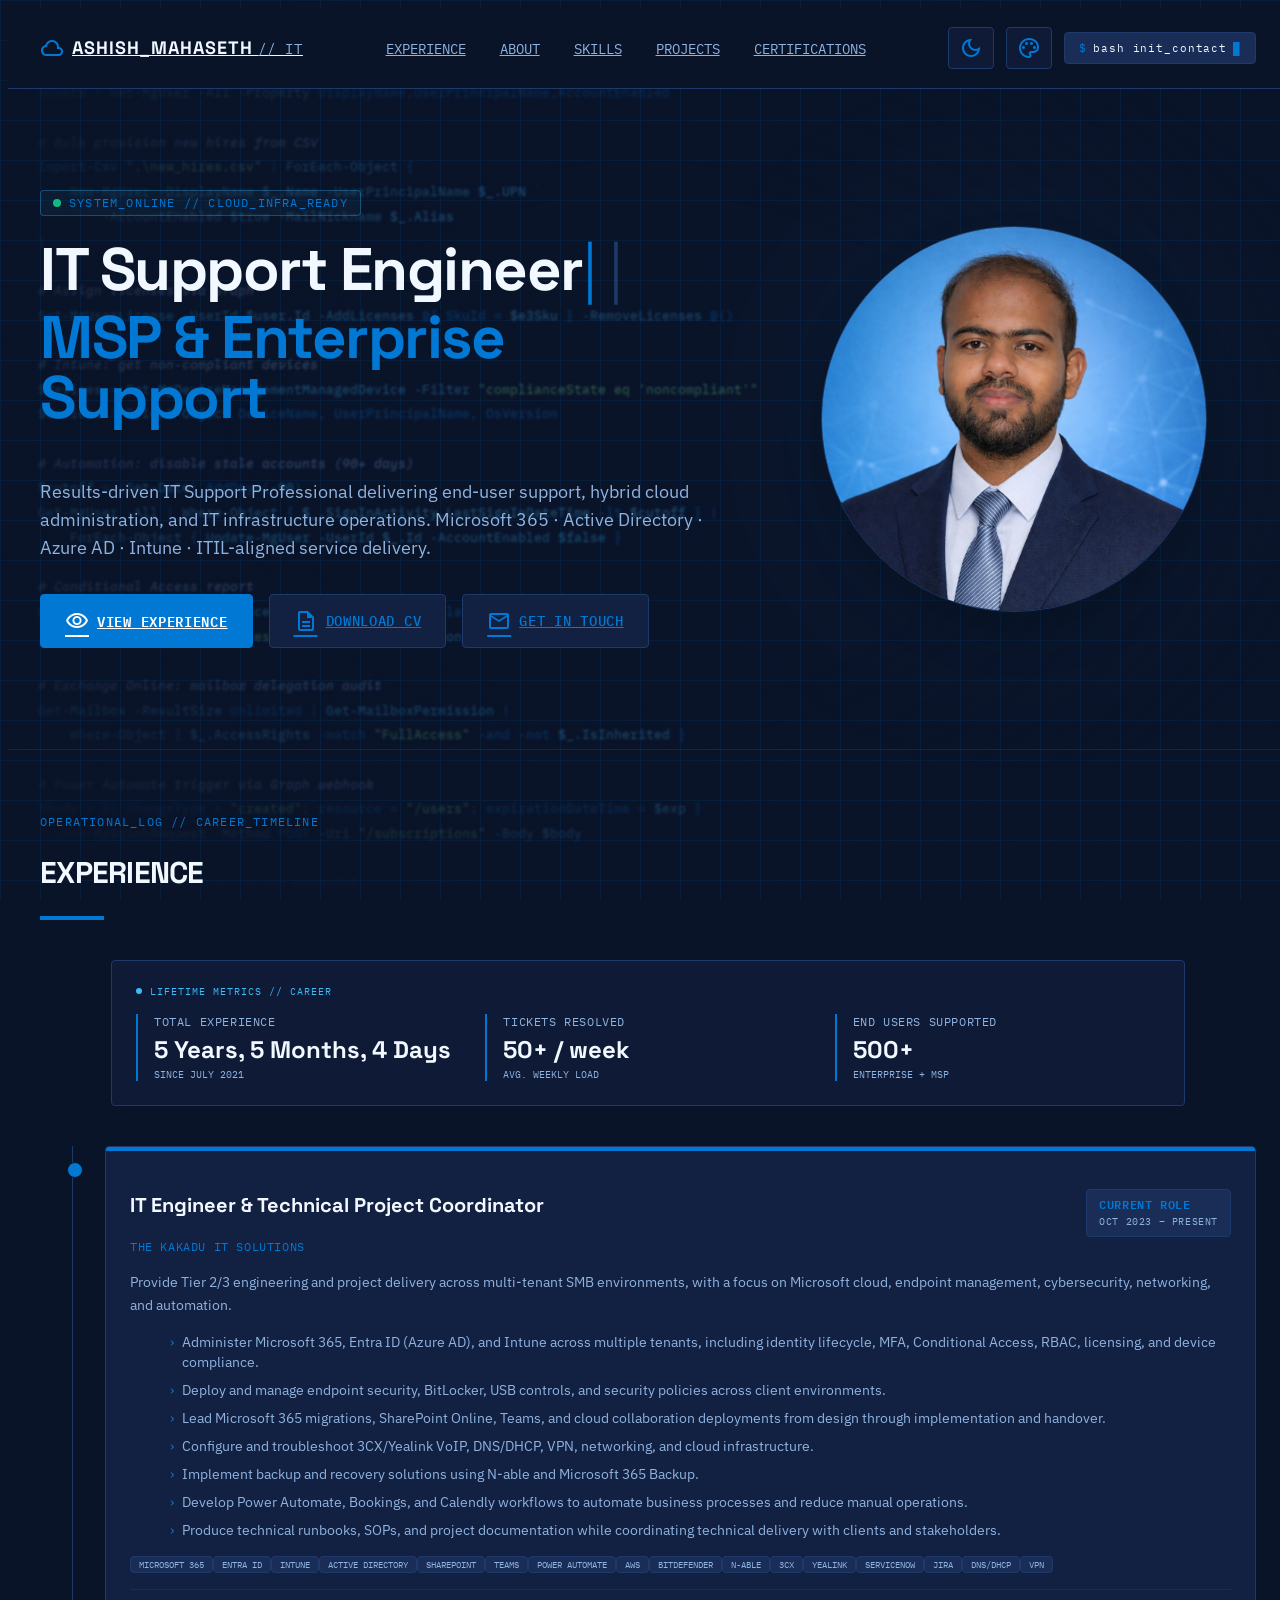
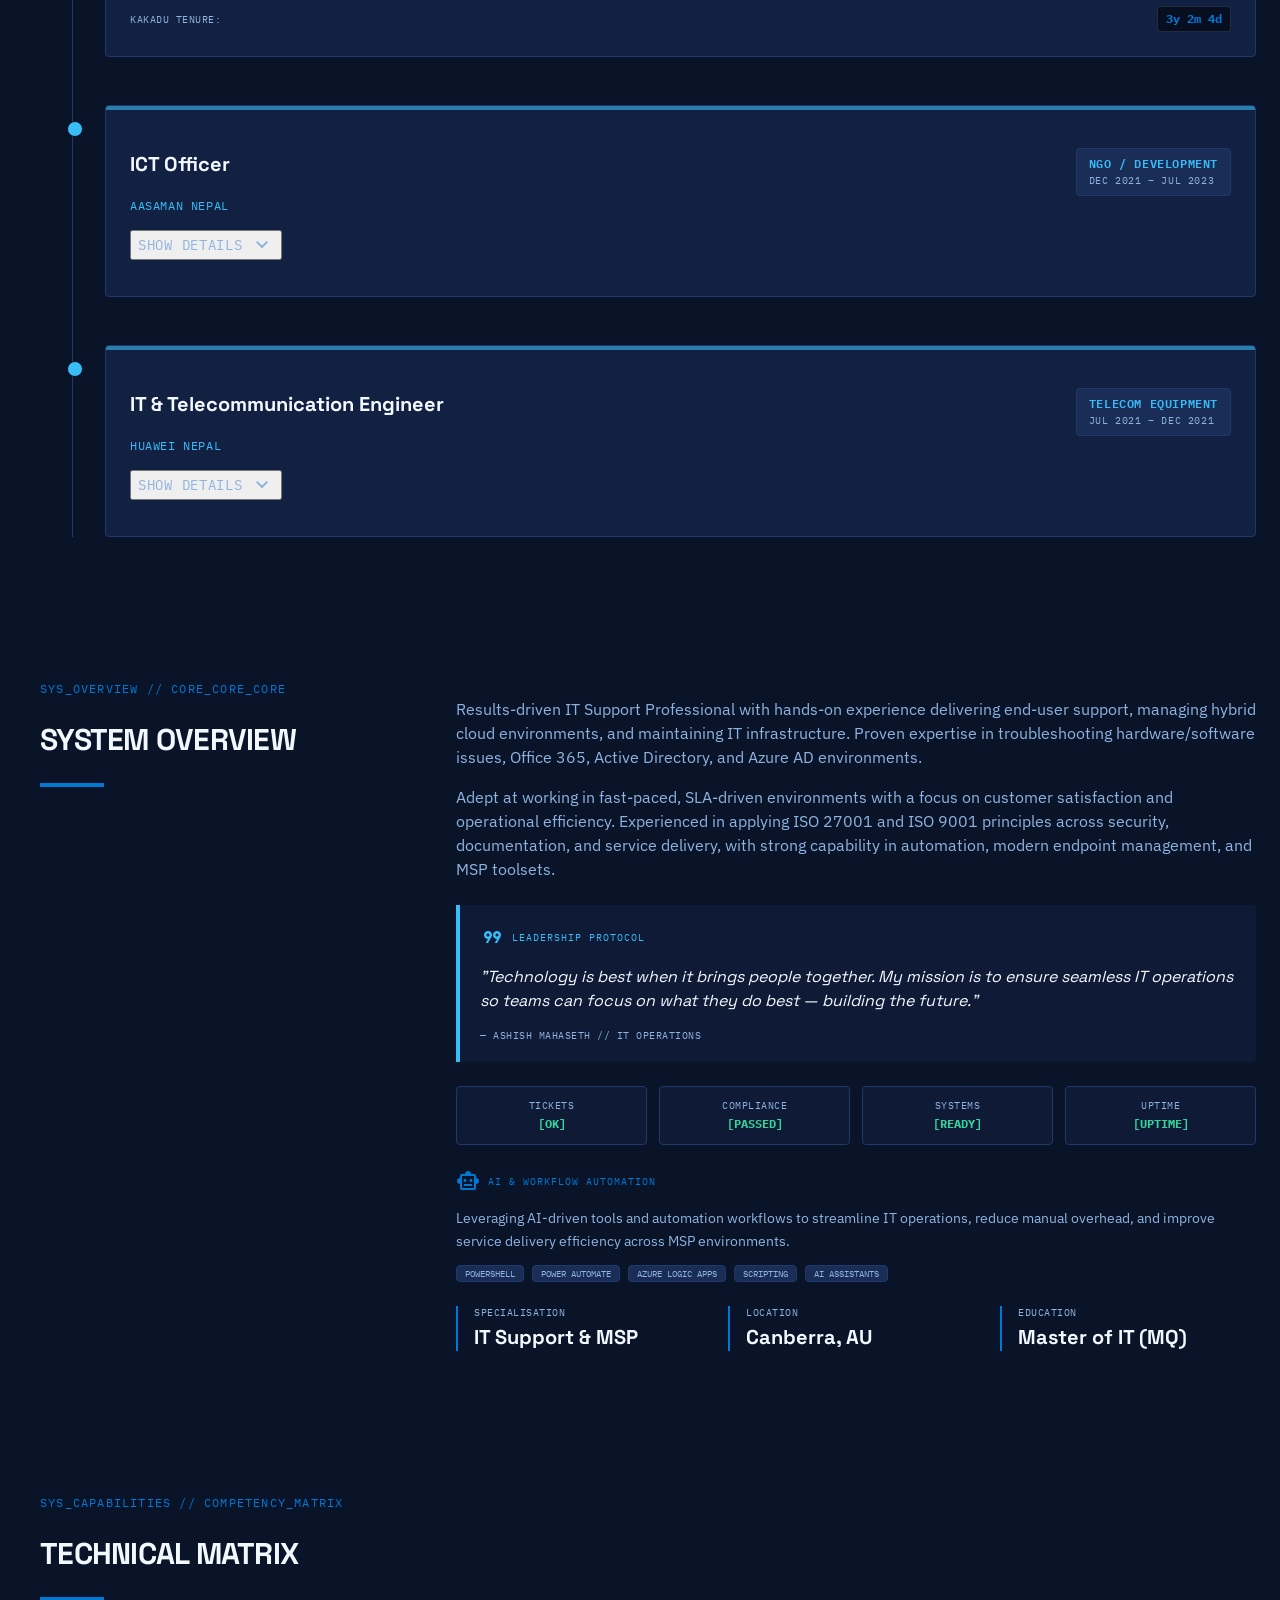
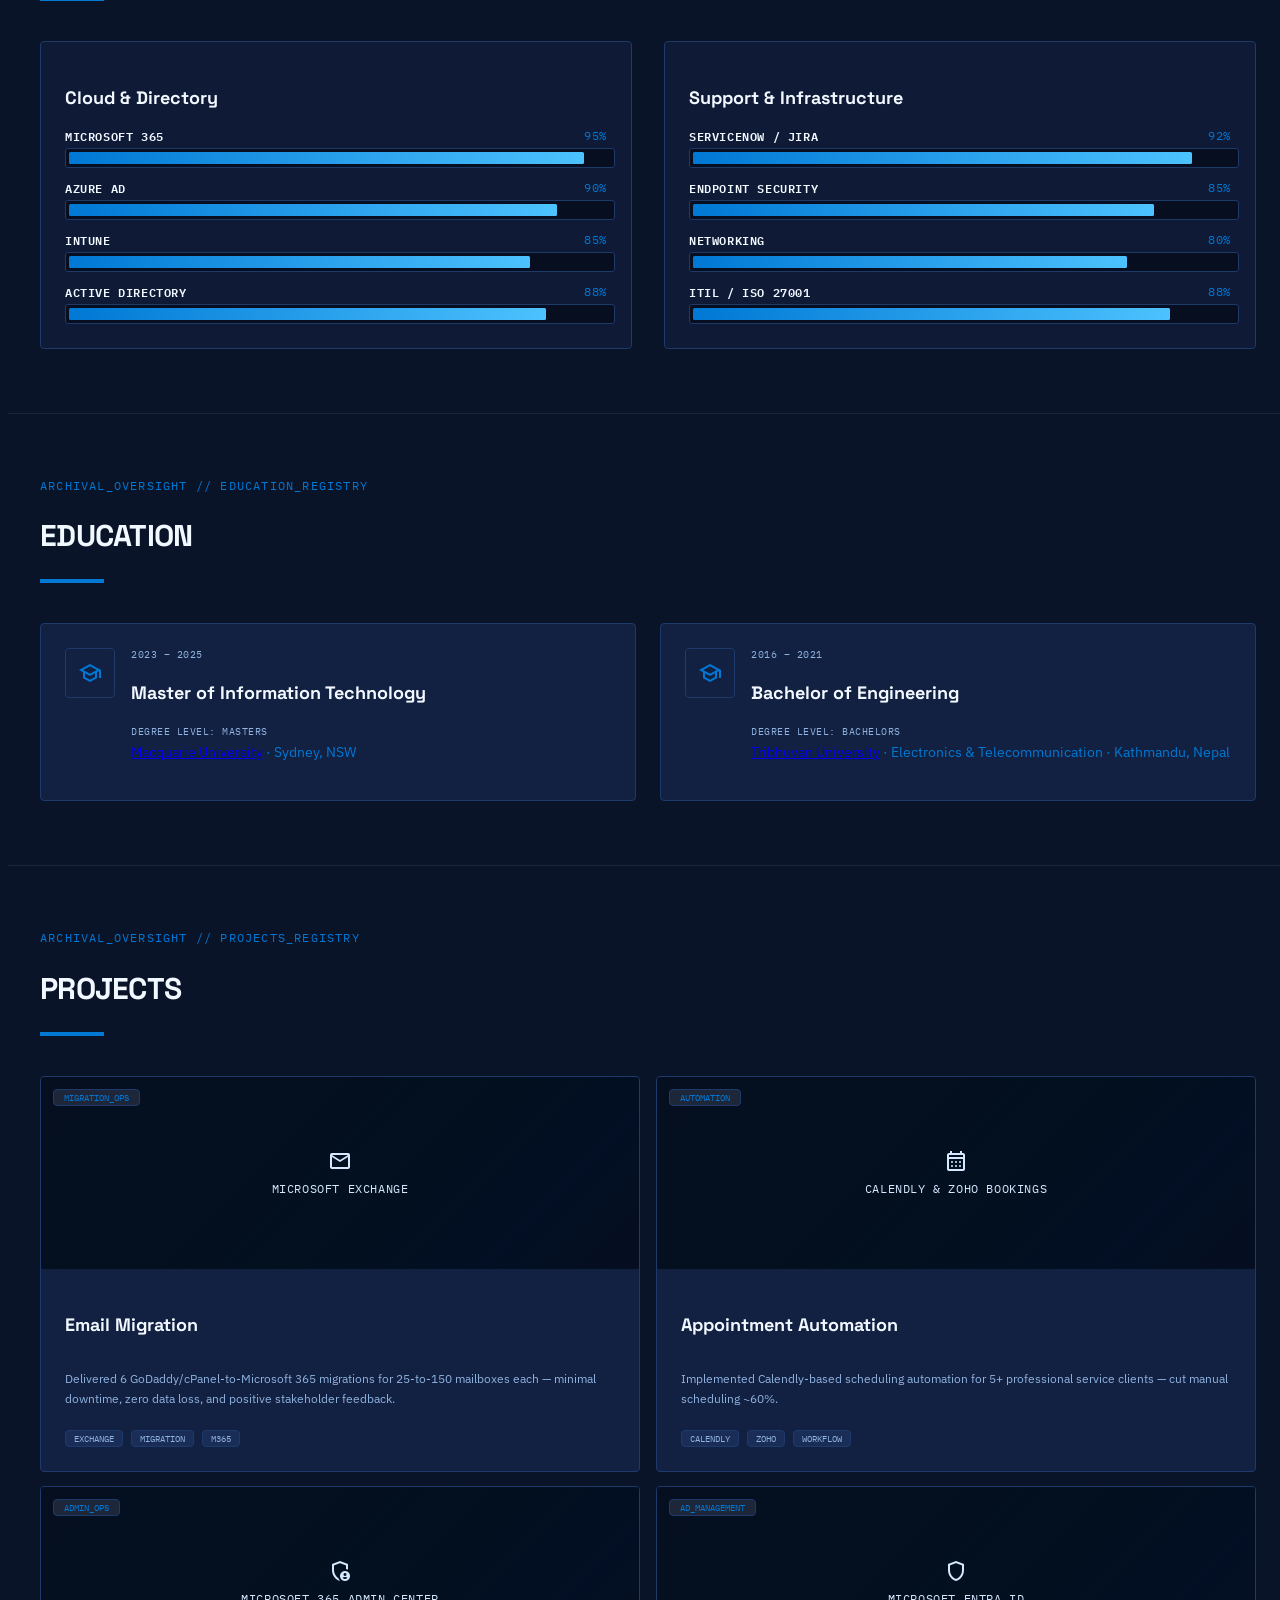
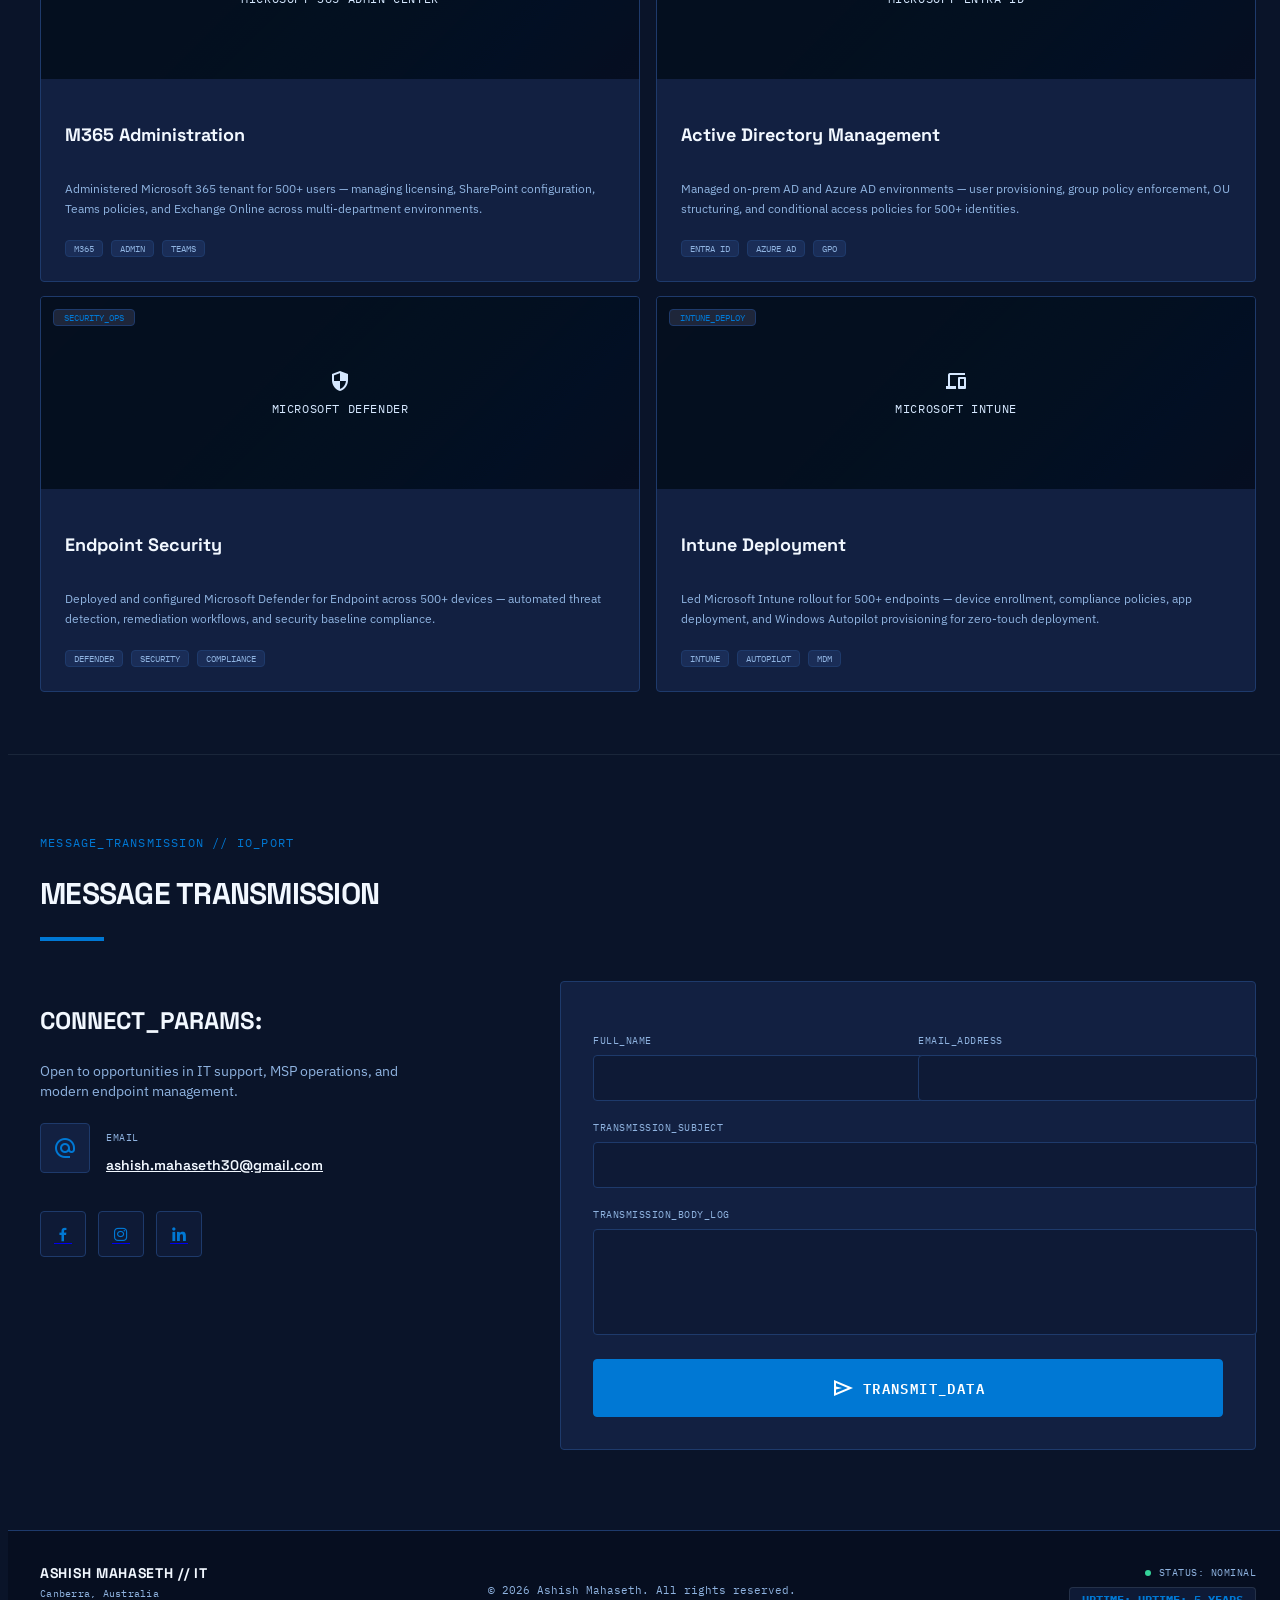
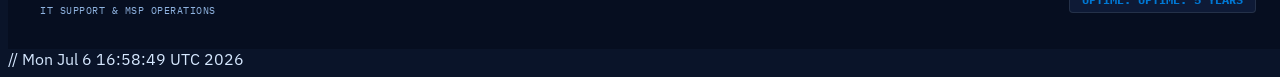
<file: index.html>
<!DOCTYPE html>
<html lang="en" class="dark scroll-smooth">
<head>
  <meta charset="UTF-8" />
  <meta name="viewport" content="width=device-width, initial-scale=1" />
  <title>Ashish Mahaseth</title>
  <link rel="icon" type="image/svg+xml" href="favicon.svg">
  <meta name="description" content="Ashish Mahaseth — IT Support Engineer" />

  <!-- Fonts -->
  <link rel="preconnect" href="https://fonts.googleapis.com" />
  <link rel="preconnect" href="https://fonts.gstatic.com" crossorigin />
  <link href="https://fonts.googleapis.com/css2?family=IBM+Plex+Mono:wght@400;500;600&family=IBM+Plex+Sans:wght@300;400;500;600;700&family=Space+Grotesk:wght@500;600;700&display=swap" rel="stylesheet" />

  <!-- Material Symbols / Boxicons / AOS -->
  <link href="https://fonts.googleapis.com/css2?family=Material+Symbols+Outlined:opsz,wght,FILL,GRAD@20..48,100..700,0..1,-50..200" rel="stylesheet" />
  <link href="https://unpkg.com/boxicons@2.1.4/css/boxicons.min.css" rel="stylesheet" />
  <link href="https://unpkg.com/aos@2.3.1/dist/aos.css" rel="stylesheet" />

  <!-- Site CSS -->
  <link rel="stylesheet" href="assets/css/styles.css?v=1785270000">
</head>
<body class="antialiased">

  <!-- Code / Terminal Background -->
  <div class="code-bg pointer-events-none" aria-hidden="true">
    <div class="code-bg-scroll" id="code-bg-scroll"></div>
    <div class="code-bg-vignette"></div>
  </div>

  <!-- Grid Overlay -->
  <div class="fixed inset-0 grid-bg pointer-events-none z-0"></div>

  <!-- Navigation -->
  <nav class="nav-bg sticky top-0 z-50" id="persistent-nav">
    <div class="max-w-7xl mx-auto px-4 sm:px-6 lg:px-8">
      <div class="flex justify-between items-center h-16 md:h-20">

        <!-- Logo -->
        <div class="flex-shrink-0 flex items-center space-x-2 z-10">
          <span class="material-symbols-outlined text-primary-container text-xl md:text-2xl">cloud</span>
          <a href="#home" class="font-display font-bold text-sm md:text-lg tracking-wider text-text-primary uppercase">
            ASHISH_MAHASETH <span class="text-text-muted font-normal text-xs md:text-sm font-mono-labels">// IT</span>
          </a>
        </div>

        <!-- Desktop nav links (center column, shown from md up) -->
        <div class="desktop-nav-links flex-1 justify-center items-center space-x-5 lg:space-x-8 mx-4">
          <a href="#experience" class="nav-link whitespace-nowrap">EXPERIENCE</a>
          <a href="#about" class="nav-link whitespace-nowrap">ABOUT</a>
          <a href="#skills" class="nav-link whitespace-nowrap">SKILLS</a>
          <a href="#projects" class="nav-link whitespace-nowrap">PROJECTS</a>
          <a href="certifications/index.html" class="nav-link whitespace-nowrap">CERTIFICATIONS</a>
        </div>

        <!-- Right controls -->
        <div class="flex items-center space-x-2 md:space-x-3 flex-shrink-0 z-10">
          <!-- Theme toggle -->
          <button id="theme-toggle" class="nav-control-btn" title="Toggle theme">
            <span class="material-symbols-outlined text-lg md:text-xl">light_mode</span>
          </button>

          <!-- Palette toggle -->
          <div class="palette-selector relative">
            <button id="palette-toggle" class="nav-control-btn" title="Cycle color palette">
              <span class="material-symbols-outlined text-lg md:text-xl">palette</span>
            </button>
            <div id="palette-dropdown" class="palette-dropdown hidden">
              <div class="palette-option active" data-palette="0">
                <span>Azure Cloud</span>
                <div class="palette-colors"><div class="color-dot" style="background:#0078d4"></div><div class="color-dot" style="background:#38bdf8"></div></div>
              </div>
              <div class="palette-option" data-palette="1">
                <span>AWS Nitro</span>
                <div class="palette-colors"><div class="color-dot" style="background:#ff9900"></div><div class="color-dot" style="background:#ffac4b"></div></div>
              </div>
              <div class="palette-option" data-palette="2">
                <span>Cloud Hybrid</span>
                <div class="palette-colors"><div class="color-dot" style="background:#06b6d4"></div><div class="color-dot" style="background:#a78bfa"></div></div>
              </div>
              <div class="palette-option" data-palette="3">
                <span>Terminal Green</span>
                <div class="palette-colors"><div class="color-dot" style="background:#22c55e"></div><div class="color-dot" style="background:#a3e635"></div></div>
              </div>
            </div>
          </div>

  <!-- Contact terminal button (hidden on mobile) -->
          <a href="#contact" id="nav-contact-terminal" class="nav-contact-btn hidden-until-lg">
            <span class="text-primary-container">$</span>
            <span>bash init_contact</span>
            <span class="terminal-cursor">█</span>
          </a>

          <!-- Mobile menu button (only on mobile) -->
          <button id="mobile-menu-button" class="nav-control-btn md:hidden" title="Menu">
            <span class="material-symbols-outlined text-xl">menu</span>
          </button>
        </div>
      </div>
    </div>

    <!-- Mobile menu -->
    <div id="mobile-menu" class="md:hidden hidden border-t border-border-utility mx-4 rounded-b shadow-xl">
      <div class="px-4 py-3 space-y-1">
        <a href="#experience" class="block py-3 text-sm nav-link">EXPERIENCE</a>
        <a href="#about" class="block py-3 text-sm nav-link">ABOUT</a>
        <a href="#skills" class="block py-3 text-sm nav-link">SKILLS</a>
        <a href="#projects" class="block py-3 text-sm nav-link">PROJECTS</a>
        <a href="certifications/index.html" class="block py-3 text-sm nav-link">CERTIFICATIONS</a>
        <a href="#contact" class="block py-3 text-sm nav-contact-btn-mobile">$ bash init_contact</a>
      </div>
    </div>
  </nav>

  <main>

  <!-- Hero -->
  <section id="home" class="relative z-10 max-w-7xl mx-auto px-4 sm:px-6 lg:px-8 py-8 md:py-20">
    <div class="grid gap-8 md:gap-10 items-center md:grid-cols-12">
      <div class="md:col-span-7 space-y-5 md:space-y-6 order-2 md:order-1">
        <!-- Status badge -->
        <div class="inline-flex items-center space-x-2 border border-primary-container/30 bg-primary-container/5 px-3 py-1 rounded font-mono-labels text-[10px] md:text-xs text-primary-container uppercase tracking-widest" data-aos="fade-right">
          <span class="w-2 h-2 rounded-full bg-emerald-500 animate-pulse"></span>
          <span>SYSTEM_ONLINE // CLOUD_INFRA_READY</span>
        </div>

        <h1 class="font-display text-3xl sm:text-4xl md:text-5xl lg:text-6xl font-bold leading-tight tracking-tight text-text-primary" data-aos="fade-right" data-aos-delay="80">
          <span id="typed-text"></span><span id="cursor" class="typing-cursor">|</span>
          <span class="text-border-utility font-light">|</span>
          <span class="text-primary-container block mt-2">MSP &amp; Enterprise Support</span>
        </h1>

        <p class="text-text-muted text-base md:text-lg max-w-2xl leading-relaxed" data-aos="fade-right" data-aos-delay="160">
          Results-driven IT Support Professional delivering end-user support, hybrid cloud administration, and IT infrastructure operations. Microsoft 365 · Active Directory · Azure AD · Intune · ITIL-aligned service delivery.
        </p>

        <div class="pt-2 flex flex-wrap gap-3 md:gap-4" data-aos="fade-right" data-aos-delay="240">
          <a href="#experience" class="btn-primary inline-flex items-center px-5 md:px-6 py-3 md:py-3.5 rounded text-sm">
            <span class="material-symbols-outlined text-base mr-2">visibility</span>
            View Experience
          </a>
          <a href="assets/cv/Ashish_Mahaseth_CV.pdf" download class="btn-secondary inline-flex items-center px-5 md:px-6 py-3 md:py-3.5 rounded text-sm">
            <span class="material-symbols-outlined text-base mr-2">description</span>
            Download CV
          </a>
          <a href="#contact" class="btn-secondary inline-flex items-center px-5 md:px-6 py-3 md:py-3.5 rounded text-sm">
            <span class="material-symbols-outlined text-base mr-2">mail</span>
            Get In Touch
          </a>
        </div>
      </div>

      <!-- Profile image portal -->
      <div class="md:col-span-5 relative flex justify-center items-center h-[260px] sm:h-[320px] md:h-[500px] order-1 md:order-2" data-aos="fade-left">
        <div class="absolute inset-0 bg-primary-container/5 rounded-full opacity-40 blur-3xl mix-blend-screen pointer-events-none"></div>

        <div class="relative w-56 h-56 sm:w-64 sm:h-64 md:w-80 md:h-80 lg:w-96 lg:h-96 rounded-full border border-border-utility flex items-center justify-center bg-surface-container-lowest overflow-hidden shadow-2xl">
          <img src="assets/img/profile.jpg?v=1784178380" alt="Ashish Mahaseth" class="w-full h-full object-cover z-10 relative" />
          <div class="absolute inset-0 border border-primary-container/20 rounded-full scale-105 orbiting-ring"></div>
          <div class="absolute inset-0 border border-secondary/10 rounded-full scale-110 orbiting-ring" style="animation-duration:35s;animation-direction:reverse;"></div>
        </div>
      </div>
    </div>
  </section>

  <!-- Experience -->
  <section id="experience" class="relative z-10 max-w-7xl mx-auto px-4 sm:px-6 lg:px-8 py-12 md:py-16 border-t border-border-utility/40">
    <div class="mb-8 md:mb-10">
      <div class="text-xs font-mono-labels text-primary-container uppercase tracking-widest mb-2">OPERATIONAL_LOG // CAREER_TIMELINE</div>
      <h2 class="font-display text-2xl md:text-3xl font-bold text-text-primary uppercase tracking-tight">Experience</h2>
      <div class="w-16 h-1 bg-primary-container mt-3"></div>
    </div>

    <!-- Lifetime metrics -->
    <div class="mb-10 bg-surface-container-low border border-border-utility rounded p-5 md:p-6 max-w-5xl mx-auto" data-aos="fade-up">
      <div class="flex items-center space-x-2 text-[10px] font-mono-labels text-secondary uppercase tracking-widest mb-4">
        <span class="w-1.5 h-1.5 rounded-full bg-secondary animate-pulse"></span>
        <span>Lifetime Metrics // Career</span>
      </div>
      <div class="grid grid-cols-1 sm:grid-cols-3 gap-5 md:gap-6">
        <div class="border-l-2 border-primary-container pl-4">
          <div class="text-xs font-mono-labels text-text-muted uppercase tracking-wider">Total Experience</div>
          <div id="dynamic-exp-counter" class="font-display text-xl md:text-2xl font-bold text-text-primary mt-1">-- Years, -- Months, -- Days</div>
          <div class="text-[10px] font-mono-labels text-text-muted mt-0.5 uppercase">Since July 2021</div>
        </div>
        <div class="border-l-2 border-primary-container pl-4">
          <div class="text-xs font-mono-labels text-text-muted uppercase tracking-wider">Tickets Resolved</div>
          <div class="font-display text-xl md:text-2xl font-bold text-text-primary mt-1">50+ / week</div>
          <div class="text-[10px] font-mono-labels text-text-muted mt-0.5 uppercase">Avg. Weekly Load</div>
        </div>
        <div class="border-l-2 border-primary-container pl-4">
          <div class="text-xs font-mono-labels text-text-muted uppercase tracking-wider">End Users Supported</div>
          <div class="font-display text-xl md:text-2xl font-bold text-text-primary mt-1">500+</div>
          <div class="text-[10px] font-mono-labels text-text-muted mt-0.5 uppercase">Enterprise + MSP</div>
        </div>
      </div>
    </div>

    <!-- Timeline -->
    <div class="ml-2 md:ml-8 border-l border-border-utility space-y-8 md:space-y-12">

      <!-- Current: Kakadu -->
      <div class="relative pl-6 md:pl-8" data-aos="fade-up">
        <div class="absolute -left-[6px] top-4 w-3 h-3 md:w-3.5 md:h-3.5 bg-primary-container rounded-full pulse-node border border-surface-dim"></div>
        <div class="bg-surface-container border border-border-utility rounded p-5 md:p-6 glow-card relative overflow-hidden">
          <div class="absolute top-0 left-0 right-0 h-1 bg-primary-container"></div>
          <div class="flex flex-col md:flex-row md:items-center justify-between mb-4 gap-2">
            <div>
              <h3 class="font-display text-lg md:text-xl font-bold text-text-primary">IT Engineer &amp; Technical Project Coordinator</h3>
              <div class="font-mono-labels text-xs text-primary-container mt-1 uppercase tracking-wider">The Kakadu IT Solutions</div>
            </div>
            <div class="px-3 py-1.5 bg-surface-container-high border border-border-utility rounded font-mono-labels text-xs text-text-muted uppercase tracking-wider self-start md:self-auto">
              <span class="block text-primary-container font-semibold">Current Role</span>
              <span class="block text-[10px] mt-0.5">Oct 2023 – Present</span>
            </div>
          </div>
          <p class="text-text-muted text-sm leading-relaxed mb-4">
            Provide Tier 2/3 engineering and project delivery across multi-tenant SMB environments, with a focus on Microsoft cloud, endpoint management, cybersecurity, networking, and automation.
          </p>
          <ul class="space-y-2 mb-4">
            <li class="flex text-text-muted text-xs md:text-sm leading-relaxed"><span class="text-primary-container mr-2">›</span> Administer Microsoft 365, Entra ID (Azure AD), and Intune across multiple tenants, including identity lifecycle, MFA, Conditional Access, RBAC, licensing, and device compliance.</li>
            <li class="flex text-text-muted text-xs md:text-sm leading-relaxed"><span class="text-primary-container mr-2">›</span> Deploy and manage endpoint security, BitLocker, USB controls, and security policies across client environments.</li>
            <li class="flex text-text-muted text-xs md:text-sm leading-relaxed"><span class="text-primary-container mr-2">›</span> Lead Microsoft 365 migrations, SharePoint Online, Teams, and cloud collaboration deployments from design through implementation and handover.</li>
            <li class="flex text-text-muted text-xs md:text-sm leading-relaxed"><span class="text-primary-container mr-2">›</span> Configure and troubleshoot 3CX/Yealink VoIP, DNS/DHCP, VPN, networking, and cloud infrastructure.</li>
            <li class="flex text-text-muted text-xs md:text-sm leading-relaxed"><span class="text-primary-container mr-2">›</span> Implement backup and recovery solutions using N-able and Microsoft 365 Backup.</li>
            <li class="flex text-text-muted text-xs md:text-sm leading-relaxed"><span class="text-primary-container mr-2">›</span> Develop Power Automate, Bookings, and Calendly workflows to automate business processes and reduce manual operations.</li>
            <li class="flex text-text-muted text-xs md:text-sm leading-relaxed"><span class="text-primary-container mr-2">›</span> Produce technical runbooks, SOPs, and project documentation while coordinating technical delivery with clients and stakeholders.</li>
          </ul>
          <div class="flex flex-wrap gap-1.5 mb-3">
            <span class="px-2 py-0.5 bg-surface-container-high border border-border-utility rounded font-mono-labels text-[9px] text-text-muted uppercase">Microsoft 365</span>
            <span class="px-2 py-0.5 bg-surface-container-high border border-border-utility rounded font-mono-labels text-[9px] text-text-muted uppercase">Entra ID</span>
            <span class="px-2 py-0.5 bg-surface-container-high border border-border-utility rounded font-mono-labels text-[9px] text-text-muted uppercase">Intune</span>
            <span class="px-2 py-0.5 bg-surface-container-high border border-border-utility rounded font-mono-labels text-[9px] text-text-muted uppercase">Active Directory</span>
            <span class="px-2 py-0.5 bg-surface-container-high border border-border-utility rounded font-mono-labels text-[9px] text-text-muted uppercase">SharePoint</span>
            <span class="px-2 py-0.5 bg-surface-container-high border border-border-utility rounded font-mono-labels text-[9px] text-text-muted uppercase">Teams</span>
            <span class="px-2 py-0.5 bg-surface-container-high border border-border-utility rounded font-mono-labels text-[9px] text-text-muted uppercase">Power Automate</span>
            <span class="px-2 py-0.5 bg-surface-container-high border border-border-utility rounded font-mono-labels text-[9px] text-text-muted uppercase">AWS</span>
            <span class="px-2 py-0.5 bg-surface-container-high border border-border-utility rounded font-mono-labels text-[9px] text-text-muted uppercase">Bitdefender</span>
            <span class="px-2 py-0.5 bg-surface-container-high border border-border-utility rounded font-mono-labels text-[9px] text-text-muted uppercase">N-able</span>
            <span class="px-2 py-0.5 bg-surface-container-high border border-border-utility rounded font-mono-labels text-[9px] text-text-muted uppercase">3CX</span>
            <span class="px-2 py-0.5 bg-surface-container-high border border-border-utility rounded font-mono-labels text-[9px] text-text-muted uppercase">Yealink</span>
            <span class="px-2 py-0.5 bg-surface-container-high border border-border-utility rounded font-mono-labels text-[9px] text-text-muted uppercase">ServiceNow</span>
            <span class="px-2 py-0.5 bg-surface-container-high border border-border-utility rounded font-mono-labels text-[9px] text-text-muted uppercase">Jira</span>
            <span class="px-2 py-0.5 bg-surface-container-high border border-border-utility rounded font-mono-labels text-[9px] text-text-muted uppercase">DNS/DHCP</span>
            <span class="px-2 py-0.5 bg-surface-container-high border border-border-utility rounded font-mono-labels text-[9px] text-text-muted uppercase">VPN</span>
          </div>
          <div class="mt-4 pt-4 border-t border-border-utility/40 flex flex-col sm:flex-row sm:items-center justify-between gap-2">
            <span class="font-mono-labels text-[10px] text-text-muted uppercase tracking-wider">Kakadu Tenure:</span>
            <div id="kakadu-tenure-ticker" class="font-mono-labels text-xs text-primary-container font-bold bg-surface-container-lowest px-2 py-1 rounded border border-border-utility/60">--</div>
          </div>
        </div>
      </div>

      <!-- Aasaman Nepal (expandable) -->
      <div class="relative pl-6 md:pl-8" data-aos="fade-up" data-aos-delay="80">
        <div class="absolute -left-[6px] top-4 w-3 h-3 md:w-3.5 md:h-3.5 bg-secondary rounded-full pulse-node border border-surface-dim"></div>
        <div class="bg-surface-container border border-border-utility rounded p-5 md:p-6 glow-card relative overflow-hidden">
          <div class="absolute top-0 left-0 right-0 h-1 bg-secondary opacity-60"></div>
          <div class="flex flex-col md:flex-row md:items-center justify-between mb-4 gap-2">
            <div>
              <h3 class="font-display text-lg md:text-xl font-bold text-text-primary">ICT Officer</h3>
              <div class="font-mono-labels text-xs text-secondary mt-1 uppercase tracking-wider">Aasaman Nepal</div>
            </div>
            <div class="px-3 py-1.5 bg-surface-container-high border border-border-utility rounded font-mono-labels text-xs text-text-muted uppercase tracking-wider self-start md:self-auto">
              <span class="block text-secondary font-semibold">NGO / Development</span>
              <span class="block text-[10px] mt-0.5">Dec 2021 – Jul 2023</span>
            </div>
          </div>
          <button type="button" data-accordion-toggle="aasaman-details" class="accordion-toggle flex items-center text-text-muted hover:text-text-primary transition text-xs md:text-sm font-mono-labels uppercase tracking-wider mb-3">
            <span class="mr-2">Show Details</span>
            <span class="material-symbols-outlined text-sm transition-transform duration-300" id="aasaman-icon">expand_more</span>
          </button>
          <div id="aasaman-details" class="accordion-content hidden">
            <p class="text-text-muted text-sm leading-relaxed mb-3">
              Managed day-to-day IT operations, endpoint infrastructure, identity services, and remote technical support across a multi-location environment.
            </p>
            <ul class="space-y-2 mb-3">
              <li class="flex text-text-muted text-xs md:text-sm leading-relaxed"><span class="text-secondary mr-2">›</span> Administered Active Directory users, groups, Group Policy, permissions, and workstation environments.</li>
              <li class="flex text-text-muted text-xs md:text-sm leading-relaxed"><span class="text-secondary mr-2">›</span> Provisioned and configured Windows endpoints, applications, and peripherals using standardized deployment processes.</li>
              <li class="flex text-text-muted text-xs md:text-sm leading-relaxed"><span class="text-secondary mr-2">›</span> Performed hardware/software asset management, inventory audits, and license optimization.</li>
              <li class="flex text-text-muted text-xs md:text-sm leading-relaxed"><span class="text-secondary mr-2">›</span> Diagnosed desktop, application, network, and access issues across regional offices.</li>
              <li class="flex text-text-muted text-xs md:text-sm leading-relaxed"><span class="text-secondary mr-2">›</span> Delivered remote support using TeamViewer and AnyDesk while maintaining endpoint availability and user productivity.</li>
            </ul>
            <div class="flex flex-wrap gap-1.5">
              <span class="px-2 py-0.5 bg-surface-container-high border border-border-utility rounded font-mono-labels text-[9px] text-text-muted uppercase">Windows</span>
              <span class="px-2 py-0.5 bg-surface-container-high border border-border-utility rounded font-mono-labels text-[9px] text-text-muted uppercase">Active Directory</span>
              <span class="px-2 py-0.5 bg-surface-container-high border border-border-utility rounded font-mono-labels text-[9px] text-text-muted uppercase">Group Policy</span>
              <span class="px-2 py-0.5 bg-surface-container-high border border-border-utility rounded font-mono-labels text-[9px] text-text-muted uppercase">TeamViewer</span>
              <span class="px-2 py-0.5 bg-surface-container-high border border-border-utility rounded font-mono-labels text-[9px] text-text-muted uppercase">AnyDesk</span>
              <span class="px-2 py-0.5 bg-surface-container-high border border-border-utility rounded font-mono-labels text-[9px] text-text-muted uppercase">Networking</span>
              <span class="px-2 py-0.5 bg-surface-container-high border border-border-utility rounded font-mono-labels text-[9px] text-text-muted uppercase">Endpoint Support</span>
            </div>
          </div>
        </div>
      </div>

      <!-- Huawei Nepal (expandable) -->
      <div class="relative pl-6 md:pl-8" data-aos="fade-up" data-aos-delay="160">
        <div class="absolute -left-[6px] top-4 w-3 h-3 md:w-3.5 md:h-3.5 bg-secondary rounded-full pulse-node border border-surface-dim"></div>
        <div class="bg-surface-container border border-border-utility rounded p-5 md:p-6 glow-card relative overflow-hidden">
          <div class="absolute top-0 left-0 right-0 h-1 bg-secondary opacity-60"></div>
          <div class="flex flex-col md:flex-row md:items-center justify-between mb-4 gap-2">
            <div>
              <h3 class="font-display text-lg md:text-xl font-bold text-text-primary">IT &amp; Telecommunication Engineer</h3>
              <div class="font-mono-labels text-xs text-secondary mt-1 uppercase tracking-wider">Huawei Nepal</div>
            </div>
            <div class="px-3 py-1.5 bg-surface-container-high border border-border-utility rounded font-mono-labels text-xs text-text-muted uppercase tracking-wider self-start md:self-auto">
              <span class="block text-secondary font-semibold">Telecom Equipment</span>
              <span class="block text-[10px] mt-0.5">Jul 2021 – Dec 2021</span>
            </div>
          </div>
          <button type="button" data-accordion-toggle="huawei-details" class="accordion-toggle flex items-center text-text-muted hover:text-text-primary transition text-xs md:text-sm font-mono-labels uppercase tracking-wider mb-3">
            <span class="mr-2">Show Details</span>
            <span class="material-symbols-outlined text-sm transition-transform duration-300" id="huawei-icon">expand_more</span>
          </button>
          <div id="huawei-details" class="accordion-content hidden">
            <p class="text-text-muted text-sm leading-relaxed mb-3">
              Supported enterprise telecommunications deployments with hands-on exposure to IP networking, network infrastructure, and optical fiber systems.
            </p>
            <ul class="space-y-2 mb-3">
              <li class="flex text-text-muted text-xs md:text-sm leading-relaxed"><span class="text-secondary mr-2">›</span> Installed and configured routers, switches, wireless access points, and supporting network infrastructure.</li>
              <li class="flex text-text-muted text-xs md:text-sm leading-relaxed"><span class="text-secondary mr-2">›</span> Troubleshot IP connectivity, network performance, and fiber optic infrastructure issues.</li>
              <li class="flex text-text-muted text-xs md:text-sm leading-relaxed"><span class="text-secondary mr-2">›</span> Supported network testing, commissioning, configuration, and post-deployment operations.</li>
              <li class="flex text-text-muted text-xs md:text-sm leading-relaxed"><span class="text-secondary mr-2">›</span> Maintained network configuration records and technical handover documentation for client environments.</li>
              <li class="flex text-text-muted text-xs md:text-sm leading-relaxed"><span class="text-secondary mr-2">›</span> Collaborated with engineering and client teams during infrastructure deployment and service troubleshooting.</li>
            </ul>
            <div class="flex flex-wrap gap-1.5">
              <span class="px-2 py-0.5 bg-surface-container-high border border-border-utility rounded font-mono-labels text-[9px] text-text-muted uppercase">Huawei Networking</span>
              <span class="px-2 py-0.5 bg-surface-container-high border border-border-utility rounded font-mono-labels text-[9px] text-text-muted uppercase">Routers</span>
              <span class="px-2 py-0.5 bg-surface-container-high border border-border-utility rounded font-mono-labels text-[9px] text-text-muted uppercase">Switches</span>
              <span class="px-2 py-0.5 bg-surface-container-high border border-border-utility rounded font-mono-labels text-[9px] text-text-muted uppercase">WAPs</span>
              <span class="px-2 py-0.5 bg-surface-container-high border border-border-utility rounded font-mono-labels text-[9px] text-text-muted uppercase">IP Networking</span>
              <span class="px-2 py-0.5 bg-surface-container-high border border-border-utility rounded font-mono-labels text-[9px] text-text-muted uppercase">Optical Fiber</span>
              <span class="px-2 py-0.5 bg-surface-container-high border border-border-utility rounded font-mono-labels text-[9px] text-text-muted uppercase">Network Troubleshooting</span>
            </div>
          </div>
        </div>
      </div>
    </div>
  </section>

  <!-- About / SYSTEM OVERVIEW -->
  <section id="about" class="relative z-10 max-w-7xl mx-auto px-4 sm:px-6 lg:px-8 py-12 md:py-20">
    <div class="grid md:grid-cols-12 gap-6 md:gap-8">
      <div class="md:col-span-4">
        <div class="text-xs font-mono-labels text-primary-container uppercase tracking-widest mb-2">SYS_OVERVIEW // CORE_CORE_CORE</div>
        <h2 class="font-display text-2xl md:text-3xl font-bold text-text-primary uppercase tracking-tight">System Overview</h2>
        <div class="w-16 h-1 bg-primary-container mt-3"></div>
      </div>
      <div class="md:col-span-8">
        <p class="text-text-muted leading-relaxed mb-4 text-sm md:text-base">
          Results-driven IT Support Professional with hands-on experience delivering end-user support, managing hybrid cloud environments, and maintaining IT infrastructure. Proven expertise in troubleshooting hardware/software issues, Office 365, Active Directory, and Azure AD environments.
        </p>
        <p class="text-text-muted leading-relaxed mb-6 text-sm md:text-base">
          Adept at working in fast-paced, SLA-driven environments with a focus on customer satisfaction and operational efficiency. Experienced in applying ISO 27001 and ISO 9001 principles across security, documentation, and service delivery, with strong capability in automation, modern endpoint management, and MSP toolsets.
        </p>

        <!-- Leadership Protocol Quote Block -->
        <div class="border-l-4 border-secondary bg-surface-container-low rounded-r p-5 mb-6">
          <div class="flex items-center space-x-2 mb-2">
            <span class="material-symbols-outlined text-secondary text-sm">format_quote</span>
            <span class="text-[10px] font-mono-labels text-secondary uppercase tracking-widest">Leadership Protocol</span>
          </div>
          <p class="text-text-primary font-display text-sm md:text-base italic leading-relaxed">
            "Technology is best when it brings people together. My mission is to ensure seamless IT operations so teams can focus on what they do best — building the future."
          </p>
          <div class="mt-2 text-[10px] font-mono-labels text-text-muted uppercase tracking-wider">— Ashish Mahaseth // IT Operations</div>
        </div>

        <!-- Diagnostic Metrics -->
        <div class="grid grid-cols-2 sm:grid-cols-4 gap-3 mb-6">
          <div class="bg-surface-container-low border border-border-utility rounded p-3 text-center">
            <div class="text-[10px] font-mono-labels text-text-muted uppercase tracking-wider mb-1">Tickets</div>
            <div class="font-mono-labels text-xs text-emerald-400 font-bold">[OK]</div>
          </div>
          <div class="bg-surface-container-low border border-border-utility rounded p-3 text-center">
            <div class="text-[10px] font-mono-labels text-text-muted uppercase tracking-wider mb-1">Compliance</div>
            <div class="font-mono-labels text-xs text-emerald-400 font-bold">[PASSED]</div>
          </div>
          <div class="bg-surface-container-low border border-border-utility rounded p-3 text-center">
            <div class="text-[10px] font-mono-labels text-text-muted uppercase tracking-wider mb-1">Systems</div>
            <div class="font-mono-labels text-xs text-emerald-400 font-bold">[READY]</div>
          </div>
          <div class="bg-surface-container-low border border-border-utility rounded p-3 text-center">
            <div class="text-[10px] font-mono-labels text-text-muted uppercase tracking-wider mb-1">Uptime</div>
            <div class="font-mono-labels text-xs text-emerald-400 font-bold">[UPTIME]</div>
          </div>
        </div>

        <!-- AI & Workflow Automation -->
        <div class="mb-6">
          <div class="flex items-center space-x-2 mb-3">
            <span class="material-symbols-outlined text-primary-container text-sm">smart_toy</span>
            <span class="text-[10px] font-mono-labels text-primary-container uppercase tracking-widest">AI & Workflow Automation</span>
          </div>
          <p class="text-text-muted text-sm leading-relaxed mb-3">
            Leveraging AI-driven tools and automation workflows to streamline IT operations, reduce manual overhead, and improve service delivery efficiency across MSP environments.
          </p>
          <div class="flex flex-wrap gap-2">
            <span class="px-2 py-0.5 bg-surface-container-high border border-border-utility rounded font-mono-labels text-[9px] text-text-muted uppercase">PowerShell</span>
            <span class="px-2 py-0.5 bg-surface-container-high border border-border-utility rounded font-mono-labels text-[9px] text-text-muted uppercase">Power Automate</span>
            <span class="px-2 py-0.5 bg-surface-container-high border border-border-utility rounded font-mono-labels text-[9px] text-text-muted uppercase">Azure Logic Apps</span>
            <span class="px-2 py-0.5 bg-surface-container-high border border-border-utility rounded font-mono-labels text-[9px] text-text-muted uppercase">Scripting</span>
            <span class="px-2 py-0.5 bg-surface-container-high border border-border-utility rounded font-mono-labels text-[9px] text-text-muted uppercase">AI Assistants</span>
          </div>
        </div>

        <div class="grid grid-cols-1 sm:grid-cols-3 gap-4">
          <div class="border-l-2 border-primary-container pl-4">
            <div class="text-[10px] font-mono-labels text-text-muted uppercase tracking-wider">Specialisation</div>
            <div class="font-display text-lg md:text-xl font-bold text-text-primary mt-1">IT Support &amp; MSP</div>
          </div>
          <div class="border-l-2 border-primary-container pl-4">
            <div class="text-[10px] font-mono-labels text-text-muted uppercase tracking-wider">Location</div>
            <div class="font-display text-lg md:text-xl font-bold text-text-primary mt-1">Canberra, AU</div>
          </div>
          <div class="border-l-2 border-primary-container pl-4">
            <div class="text-[10px] font-mono-labels text-text-muted uppercase tracking-wider">Education</div>
            <div class="font-display text-lg md:text-xl font-bold text-text-primary mt-1">Master of IT (MQ)</div>
          </div>
        </div>
      </div>
    </div>
  </section>

  <!-- Skills -->
  <section id="skills" class="relative z-10 max-w-7xl mx-auto px-4 sm:px-6 lg:px-8 py-12 md:py-16">
    <div class="mb-8 md:mb-10">
      <div class="text-xs font-mono-labels text-primary-container uppercase tracking-widest mb-2">SYS_CAPABILITIES // COMPETENCY_MATRIX</div>
      <h2 class="font-display text-2xl md:text-3xl font-bold text-text-primary uppercase tracking-tight">Technical Matrix</h2>
      <div class="w-16 h-1 bg-primary-container mt-3"></div>
    </div>

    <div class="grid md:grid-cols-2 gap-6 md:gap-8">
      <div class="bg-surface-container-low border border-border-utility rounded p-5 md:p-6">
        <h3 class="font-display font-bold text-text-primary mb-4 text-base md:text-lg">Cloud &amp; Directory</h3>
        <div class="space-y-3">
          <div class="skill-item">
            <div class="flex justify-between mb-1 font-mono-labels text-xs uppercase tracking-wider"><span class="font-semibold text-text-primary">Microsoft 365</span><span class="text-primary-container">95%</span></div>
            <div class="progress-bar-container"><div class="progress-bar-fill" data-width="95%"></div></div>
          </div>
          <div class="skill-item">
            <div class="flex justify-between mb-1 font-mono-labels text-xs uppercase tracking-wider"><span class="font-semibold text-text-primary">Azure AD</span><span class="text-primary-container">90%</span></div>
            <div class="progress-bar-container"><div class="progress-bar-fill" data-width="90%"></div></div>
          </div>
          <div class="skill-item">
            <div class="flex justify-between mb-1 font-mono-labels text-xs uppercase tracking-wider"><span class="font-semibold text-text-primary">Intune</span><span class="text-primary-container">85%</span></div>
            <div class="progress-bar-container"><div class="progress-bar-fill" data-width="85%"></div></div>
          </div>
          <div class="skill-item">
            <div class="flex justify-between mb-1 font-mono-labels text-xs uppercase tracking-wider"><span class="font-semibold text-text-primary">Active Directory</span><span class="text-primary-container">88%</span></div>
            <div class="progress-bar-container"><div class="progress-bar-fill" data-width="88%"></div></div>
          </div>
        </div>
      </div>

      <div class="bg-surface-container-low border border-border-utility rounded p-5 md:p-6">
        <h3 class="font-display font-bold text-text-primary mb-4 text-base md:text-lg">Support &amp; Infrastructure</h3>
        <div class="space-y-3">
          <div class="skill-item">
            <div class="flex justify-between mb-1 font-mono-labels text-xs uppercase tracking-wider"><span class="font-semibold text-text-primary">ServiceNow / Jira</span><span class="text-primary-container">92%</span></div>
            <div class="progress-bar-container"><div class="progress-bar-fill" data-width="92%"></div></div>
          </div>
          <div class="skill-item">
            <div class="flex justify-between mb-1 font-mono-labels text-xs uppercase tracking-wider"><span class="font-semibold text-text-primary">Endpoint Security</span><span class="text-primary-container">85%</span></div>
            <div class="progress-bar-container"><div class="progress-bar-fill" data-width="85%"></div></div>
          </div>
          <div class="skill-item">
            <div class="flex justify-between mb-1 font-mono-labels text-xs uppercase tracking-wider"><span class="font-semibold text-text-primary">Networking</span><span class="text-primary-container">80%</span></div>
            <div class="progress-bar-container"><div class="progress-bar-fill" data-width="80%"></div></div>
          </div>
          <div class="skill-item">
            <div class="flex justify-between mb-1 font-mono-labels text-xs uppercase tracking-wider"><span class="font-semibold text-text-primary">ITIL / ISO 27001</span><span class="text-primary-container">88%</span></div>
            <div class="progress-bar-container"><div class="progress-bar-fill" data-width="88%"></div></div>
          </div>
        </div>
      </div>
    </div>
  </section>

<!-- Education -->
  <section id="education" class="relative z-10 max-w-7xl mx-auto px-4 sm:px-6 lg:px-8 py-12 md:py-16 border-t border-border-utility/40">
    <div class="mb-8 md:mb-10">
      <div class="text-xs font-mono-labels text-primary-container uppercase tracking-widest mb-2">ARCHIVAL_OVERSIGHT // EDUCATION_REGISTRY</div>
      <h2 class="font-display text-2xl md:text-3xl font-bold text-text-primary uppercase tracking-tight">Education</h2>
      <div class="w-16 h-1 bg-primary-container mt-3"></div>
    </div>
    <div class="grid md:grid-cols-2 gap-5 md:gap-6">
      <div class="bg-surface-container border border-border-utility rounded p-5 md:p-6 glow-card">
        <div class="flex items-start space-x-4">
          <div class="w-11 h-11 md:w-12 md:h-12 rounded border border-border-utility flex items-center justify-center bg-surface-container text-primary-container flex-shrink-0">
            <span class="material-symbols-outlined">school</span>
          </div>
          <div class="flex-1">
            <div class="text-[10px] font-mono-labels text-text-muted uppercase tracking-wider mb-1">2023 – 2025</div>
            <h3 class="font-display font-bold text-text-primary text-base md:text-lg">Master of Information Technology</h3>
            <div class="text-[10px] font-mono-labels text-text-muted uppercase tracking-wider mb-1">Degree Level: Masters</div>
            <p class="text-primary-container text-sm mt-1">
              <a href="https://www.mq.edu.au/" target="_blank" rel="noopener" class="hover:underline">Macquarie University</a> · Sydney, NSW
            </p>
          </div>
        </div>
      </div>
      <div class="bg-surface-container border border-border-utility rounded p-5 md:p-6 glow-card">
        <div class="flex items-start space-x-4">
          <div class="w-11 h-11 md:w-12 md:h-12 rounded border border-border-utility flex items-center justify-center bg-surface-container text-primary-container flex-shrink-0">
            <span class="material-symbols-outlined">school</span>
          </div>
          <div class="flex-1">
            <div class="text-[10px] font-mono-labels text-text-muted uppercase tracking-wider mb-1">2016 – 2021</div>
            <h3 class="font-display font-bold text-text-primary text-base md:text-lg">Bachelor of Engineering</h3>
            <div class="text-[10px] font-mono-labels text-text-muted uppercase tracking-wider mb-1">Degree Level: Bachelors</div>
            <p class="text-primary-container text-sm mt-1">
              <a href="https://www.ioe.edu.np/" target="_blank" rel="noopener" class="hover:underline">Tribhuvan University</a> · Electronics &amp; Telecommunication · Kathmandu, Nepal
            </p>
          </div>
        </div>
      </div>
    </div>
  </section>

  <!-- Projects -->
  <section id="projects" class="relative z-10 max-w-7xl mx-auto px-4 sm:px-6 lg:px-8 py-12 md:py-16 border-t border-border-utility/40">
    <div class="mb-8 md:mb-10">
      <div class="text-xs font-mono-labels text-primary-container uppercase tracking-widest mb-2">ARCHIVAL_OVERSIGHT // PROJECTS_REGISTRY</div>
      <h2 class="font-display text-2xl md:text-3xl font-bold text-text-primary uppercase tracking-tight">Projects</h2>
      <div class="w-16 h-1 bg-primary-container mt-3"></div>
    </div>

    <div class="grid grid-cols-1 sm:grid-cols-2 lg:grid-cols-3 gap-4 md:gap-5 lg:gap-6">
      <!-- Email Migration -->
      <div class="bg-surface-container border border-border-utility rounded overflow-hidden glow-card flex flex-col">
        <div class="relative h-40 md:h-48 overflow-hidden project-image-container bg-gradient-to-br from-blue-900 to-blue-700 flex items-center justify-center">
          <div class="text-center z-10">
            <span class="material-symbols-outlined text-5xl text-white mb-2">mail</span>
            <div class="font-mono-labels text-xs text-blue-200 uppercase tracking-wider">Microsoft Exchange</div>
          </div>
          <div class="absolute top-3 left-3 bg-surface-container-high/90 border border-border-utility px-2.5 py-0.5 rounded font-mono-labels text-[9px] text-primary-container uppercase z-10">migration_ops</div>
        </div>
        <div class="p-5 md:p-6 space-y-3 flex flex-col flex-1">
          <h3 class="font-display font-bold text-base md:text-lg text-text-primary">Email Migration</h3>
          <p class="text-text-muted text-xs leading-relaxed flex-1">
            Delivered 6 GoDaddy/cPanel-to-Microsoft 365 migrations for 25-to-150 mailboxes each — minimal downtime, zero data loss, and positive stakeholder feedback.
          </p>
          <div class="flex flex-wrap gap-2 pt-2">
            <span class="px-2 py-0.5 bg-surface-container-high border border-border-utility rounded font-mono-labels text-[9px] text-text-muted uppercase">exchange</span>
            <span class="px-2 py-0.5 bg-surface-container-high border border-border-utility rounded font-mono-labels text-[9px] text-text-muted uppercase">migration</span>
            <span class="px-2 py-0.5 bg-surface-container-high border border-border-utility rounded font-mono-labels text-[9px] text-text-muted uppercase">m365</span>
          </div>
        </div>
      </div>

      <!-- Appointment Automation -->
      <div class="bg-surface-container border border-border-utility rounded overflow-hidden glow-card flex flex-col">
        <div class="relative h-40 md:h-48 overflow-hidden project-image-container bg-gradient-to-br from-green-900 to-teal-700 flex items-center justify-center">
          <div class="text-center z-10">
            <span class="material-symbols-outlined text-5xl text-white mb-2">calendar_month</span>
            <div class="font-mono-labels text-xs text-green-200 uppercase tracking-wider">Calendly & Zoho Bookings</div>
          </div>
          <div class="absolute top-3 left-3 bg-surface-container-high/90 border border-border-utility px-2.5 py-0.5 rounded font-mono-labels text-[9px] text-primary-container uppercase z-10">automation</div>
        </div>
        <div class="p-5 md:p-6 space-y-3 flex flex-col flex-1">
          <h3 class="font-display font-bold text-base md:text-lg text-text-primary">Appointment Automation</h3>
          <p class="text-text-muted text-xs leading-relaxed flex-1">
            Implemented Calendly-based scheduling automation for 5+ professional service clients — cut manual scheduling ~60%.
          </p>
          <div class="flex flex-wrap gap-2 pt-2">
            <span class="px-2 py-0.5 bg-surface-container-high border border-border-utility rounded font-mono-labels text-[9px] text-text-muted uppercase">calendly</span>
            <span class="px-2 py-0.5 bg-surface-container-high border border-border-utility rounded font-mono-labels text-[9px] text-text-muted uppercase">zoho</span>
            <span class="px-2 py-0.5 bg-surface-container-high border border-border-utility rounded font-mono-labels text-[9px] text-text-muted uppercase">workflow</span>
          </div>
        </div>
      </div>

      <!-- M365 Admin -->
      <div class="bg-surface-container border border-border-utility rounded overflow-hidden glow-card flex flex-col">
        <div class="relative h-40 md:h-48 overflow-hidden project-image-container bg-gradient-to-br from-indigo-900 to-purple-700 flex items-center justify-center">
          <div class="text-center z-10">
            <span class="material-symbols-outlined text-5xl text-white mb-2">admin_panel_settings</span>
            <div class="font-mono-labels text-xs text-indigo-200 uppercase tracking-wider">Microsoft 365 Admin Center</div>
          </div>
          <div class="absolute top-3 left-3 bg-surface-container-high/90 border border-border-utility px-2.5 py-0.5 rounded font-mono-labels text-[9px] text-primary-container uppercase z-10">admin_ops</div>
        </div>
        <div class="p-5 md:p-6 space-y-3 flex flex-col flex-1">
          <h3 class="font-display font-bold text-base md:text-lg text-text-primary">M365 Administration</h3>
          <p class="text-text-muted text-xs leading-relaxed flex-1">
            Administered Microsoft 365 tenant for 500+ users — managing licensing, SharePoint configuration, Teams policies, and Exchange Online across multi-department environments.
          </p>
          <div class="flex flex-wrap gap-2 pt-2">
            <span class="px-2 py-0.5 bg-surface-container-high border border-border-utility rounded font-mono-labels text-[9px] text-text-muted uppercase">m365</span>
            <span class="px-2 py-0.5 bg-surface-container-high border border-border-utility rounded font-mono-labels text-[9px] text-text-muted uppercase">admin</span>
            <span class="px-2 py-0.5 bg-surface-container-high border border-border-utility rounded font-mono-labels text-[9px] text-text-muted uppercase">teams</span>
          </div>
        </div>
      </div>

      <!-- Active Directory Management -->
      <div class="bg-surface-container border border-border-utility rounded overflow-hidden glow-card flex flex-col">
        <div class="relative h-40 md:h-48 overflow-hidden project-image-container bg-gradient-to-br from-cyan-900 to-blue-700 flex items-center justify-center">
          <div class="text-center z-10">
            <span class="material-symbols-outlined text-5xl text-white mb-2">shield</span>
            <div class="font-mono-labels text-xs text-cyan-200 uppercase tracking-wider">Microsoft Entra ID</div>
          </div>
          <div class="absolute top-3 left-3 bg-surface-container-high/90 border border-border-utility px-2.5 py-0.5 rounded font-mono-labels text-[9px] text-primary-container uppercase z-10">ad_management</div>
        </div>
        <div class="p-5 md:p-6 space-y-3 flex flex-col flex-1">
          <h3 class="font-display font-bold text-base md:text-lg text-text-primary">Active Directory Management</h3>
          <p class="text-text-muted text-xs leading-relaxed flex-1">
            Managed on-prem AD and Azure AD environments — user provisioning, group policy enforcement, OU structuring, and conditional access policies for 500+ identities.
          </p>
          <div class="flex flex-wrap gap-2 pt-2">
            <span class="px-2 py-0.5 bg-surface-container-high border border-border-utility rounded font-mono-labels text-[9px] text-text-muted uppercase">entra id</span>
            <span class="px-2 py-0.5 bg-surface-container-high border border-border-utility rounded font-mono-labels text-[9px] text-text-muted uppercase">azure ad</span>
            <span class="px-2 py-0.5 bg-surface-container-high border border-border-utility rounded font-mono-labels text-[9px] text-text-muted uppercase">gpo</span>
          </div>
        </div>
      </div>

      <!-- Endpoint Security -->
      <div class="bg-surface-container border border-border-utility rounded overflow-hidden glow-card flex flex-col">
        <div class="relative h-40 md:h-48 overflow-hidden project-image-container bg-gradient-to-br from-red-900 to-orange-700 flex items-center justify-center">
          <div class="text-center z-10">
            <span class="material-symbols-outlined text-5xl text-white mb-2">security</span>
            <div class="font-mono-labels text-xs text-red-200 uppercase tracking-wider">Microsoft Defender</div>
          </div>
          <div class="absolute top-3 left-3 bg-surface-container-high/90 border border-border-utility px-2.5 py-0.5 rounded font-mono-labels text-[9px] text-primary-container uppercase z-10">security_ops</div>
        </div>
        <div class="p-5 md:p-6 space-y-3 flex flex-col flex-1">
          <h3 class="font-display font-bold text-base md:text-lg text-text-primary">Endpoint Security</h3>
          <p class="text-text-muted text-xs leading-relaxed flex-1">
            Deployed and configured Microsoft Defender for Endpoint across 500+ devices — automated threat detection, remediation workflows, and security baseline compliance.
          </p>
          <div class="flex flex-wrap gap-2 pt-2">
            <span class="px-2 py-0.5 bg-surface-container-high border border-border-utility rounded font-mono-labels text-[9px] text-text-muted uppercase">defender</span>
            <span class="px-2 py-0.5 bg-surface-container-high border border-border-utility rounded font-mono-labels text-[9px] text-text-muted uppercase">security</span>
            <span class="px-2 py-0.5 bg-surface-container-high border border-border-utility rounded font-mono-labels text-[9px] text-text-muted uppercase">compliance</span>
          </div>
        </div>
      </div>

      <!-- Intune Deployment -->
      <div class="bg-surface-container border border-border-utility rounded overflow-hidden glow-card flex flex-col">
        <div class="relative h-40 md:h-48 overflow-hidden project-image-container bg-gradient-to-br from-violet-900 to-fuchsia-700 flex items-center justify-center">
          <div class="text-center z-10">
            <span class="material-symbols-outlined text-5xl text-white mb-2">devices</span>
            <div class="font-mono-labels text-xs text-violet-200 uppercase tracking-wider">Microsoft Intune</div>
          </div>
          <div class="absolute top-3 left-3 bg-surface-container-high/90 border border-border-utility px-2.5 py-0.5 rounded font-mono-labels text-[9px] text-primary-container uppercase z-10">intune_deploy</div>
        </div>
        <div class="p-5 md:p-6 space-y-3 flex flex-col flex-1">
          <h3 class="font-display font-bold text-base md:text-lg text-text-primary">Intune Deployment</h3>
          <p class="text-text-muted text-xs leading-relaxed flex-1">
            Led Microsoft Intune rollout for 500+ endpoints — device enrollment, compliance policies, app deployment, and Windows Autopilot provisioning for zero-touch deployment.
          </p>
          <div class="flex flex-wrap gap-2 pt-2">
            <span class="px-2 py-0.5 bg-surface-container-high border border-border-utility rounded font-mono-labels text-[9px] text-text-muted uppercase">intune</span>
            <span class="px-2 py-0.5 bg-surface-container-high border border-border-utility rounded font-mono-labels text-[9px] text-text-muted uppercase">autopilot</span>
            <span class="px-2 py-0.5 bg-surface-container-high border border-border-utility rounded font-mono-labels text-[9px] text-text-muted uppercase">mdm</span>
          </div>
        </div>
      </div>
    </div></section>

  <!-- Contact -->
  <section id="contact" class="relative z-10 max-w-7xl mx-auto px-4 sm:px-6 lg:px-8 py-12 md:py-20 border-t border-border-utility/40">
    <div class="mb-8 md:mb-10">
      <div class="text-xs font-mono-labels text-primary-container uppercase tracking-widest mb-2">MESSAGE_TRANSMISSION // IO_PORT</div>
      <h2 class="font-display text-2xl md:text-3xl font-bold text-text-primary uppercase tracking-tight">Message Transmission</h2>
      <div class="w-16 h-1 bg-primary-container mt-3"></div>
    </div>

    <div class="grid lg:grid-cols-12 gap-6 md:gap-8">
      <div class="lg:col-span-5 space-y-5">
        <h3 class="font-display text-xl md:text-2xl font-bold text-text-primary uppercase">CONNECT_PARAMS:</h3>
        <p class="text-text-muted text-sm max-w-sm">Open to opportunities in IT support, MSP operations, and modern endpoint management.</p>

        <div class="space-y-4">
          <div class="flex items-center space-x-4">
            <div class="w-11 h-11 md:w-12 md:h-12 rounded border border-border-utility flex items-center justify-center bg-surface-container text-primary-container">
              <span class="material-symbols-outlined">alternate_email</span>
            </div>
            <div>
              <p class="font-mono-labels text-[10px] text-text-muted uppercase tracking-wider">Email</p>
              <a href="mailto:ashish.mahaseth30@gmail.com" class="font-display text-sm font-semibold text-text-primary hover:text-primary-container">ashish.mahaseth30@gmail.com</a>
            </div>
          </div>
        </div>

        <div class="flex space-x-3 pt-4">
          <a href="https://www.facebook.com/whoisashish/" target="_blank" rel="noopener" class="w-11 h-11 border border-border-utility rounded flex items-center justify-center bg-surface-container-low hover:border-primary-container transition">
            <i class='bx bxl-facebook text-lg text-primary-container'></i>
          </a>
          <a href="https://www.instagram.com/user_aacis/" target="_blank" rel="noopener" class="w-11 h-11 border border-border-utility rounded flex items-center justify-center bg-surface-container-low hover:border-primary-container transition">
            <i class='bx bxl-instagram text-lg text-primary-container'></i>
          </a>
          <a href="https://linkedin.com/in/ashishmahaseth" target="_blank" rel="noopener" class="w-11 h-11 border border-border-utility rounded flex items-center justify-center bg-surface-container-low hover:border-primary-container transition">
            <i class='bx bxl-linkedin text-lg text-primary-container'></i>
          </a>
        </div>
      </div>

      <div class="lg:col-span-7 bg-surface-container border border-border-utility rounded p-5 md:p-8">
        <form id="contact-form" class="space-y-5">
          <!-- Honeypot: hidden from users, catches bots -->
          <input type="text" name="_gotcha" tabindex="-1" autocomplete="off" style="position:absolute;left:-9999px;width:1px;height:1px;opacity:0;pointer-events:none;" aria-hidden="true" />
          <div class="grid sm:grid-cols-2 gap-5">
            <div>
              <label for="name" class="block font-mono-labels text-[10px] text-text-muted uppercase tracking-wider mb-2">FULL_NAME</label>
              <input type="text" id="name" name="name" required class="form-input w-full px-4 py-3 rounded outline-none text-sm" />
            </div>
            <div>
              <label for="email" class="block font-mono-labels text-[10px] text-text-muted uppercase tracking-wider mb-2">EMAIL_ADDRESS</label>
              <input type="email" id="email" name="email" required class="form-input w-full px-4 py-3 rounded outline-none text-sm" />
            </div>
          </div>
          <div>
            <label for="subject" class="block font-mono-labels text-[10px] text-text-muted uppercase tracking-wider mb-2">TRANSMISSION_SUBJECT</label>
            <input type="text" id="subject" name="subject" required class="form-input w-full px-4 py-3 rounded outline-none text-sm" />
          </div>
          <div>
            <label for="message" class="block font-mono-labels text-[10px] text-text-muted uppercase tracking-wider mb-2">TRANSMISSION_BODY_LOG</label>
            <textarea id="message" name="message" rows="4" required class="form-input w-full px-4 py-3 rounded outline-none text-sm resize-none"></textarea>
          </div>
          <button type="submit" class="btn-primary w-full py-3.5 md:py-4 px-6 rounded flex items-center justify-center space-x-2 text-sm font-semibold tracking-widest">
            <span class="material-symbols-outlined text-base">send</span>
            <span>TRANSMIT_DATA</span>
          </button>

          <!-- Formspree status message (terminal styled) -->
          <div id="form-status" class="hidden font-mono-labels text-xs tracking-wider rounded border px-4 py-3 mt-1"></div>
        </form>
      </div>
    </div>
  </section>

  </main>

  <!-- Footer -->
  <footer class="relative z-10 border-t border-border-utility bg-surface-container-lowest">
    <div class="max-w-7xl mx-auto px-4 sm:px-6 lg:px-8 py-6 md:py-8">
      <div class="flex flex-col md:flex-row justify-between items-center text-center md:text-left gap-3 md:gap-4">
        <div>
          <div class="font-display text-sm font-bold text-text-primary tracking-wider uppercase">ASHISH MAHASETH // IT</div>
          <div class="text-[10px] text-text-muted tracking-wide mt-1">Canberra, Australia</div>
          <div class="text-[10px] font-mono-labels text-text-muted tracking-wider mt-1 uppercase">IT Support &amp; MSP Operations</div>
        </div>
        <div class="text-[11px] text-text-muted">
          © 2026 Ashish Mahaseth. All rights reserved.
        </div>
        <div class="flex flex-col items-center md:items-end space-y-2">
          <div class="text-[10px] font-mono-labels text-text-muted flex items-center space-x-2">
            <span class="w-1.5 h-1.5 rounded-full bg-emerald-400 animate-pulse"></span>
            <span class="uppercase tracking-wider">STATUS: NOMINAL</span>
          </div>
          <div class="font-mono-labels text-xs text-primary-container font-bold bg-surface-container-low px-3 py-1 rounded border border-border-utility/60">
            UPTIME: <span id="footer-uptime-ticker">--</span>
          </div>
        </div>
      </div>
    </div>
  </footer>

  <script src="https://unpkg.com/aos@2.3.1/dist/aos.js"></script>
  <script src="assets/js/main.js?v=1785270000"></script>
</body>
</html>
// Mon Jul  6 16:58:49 UTC 2026
</file>
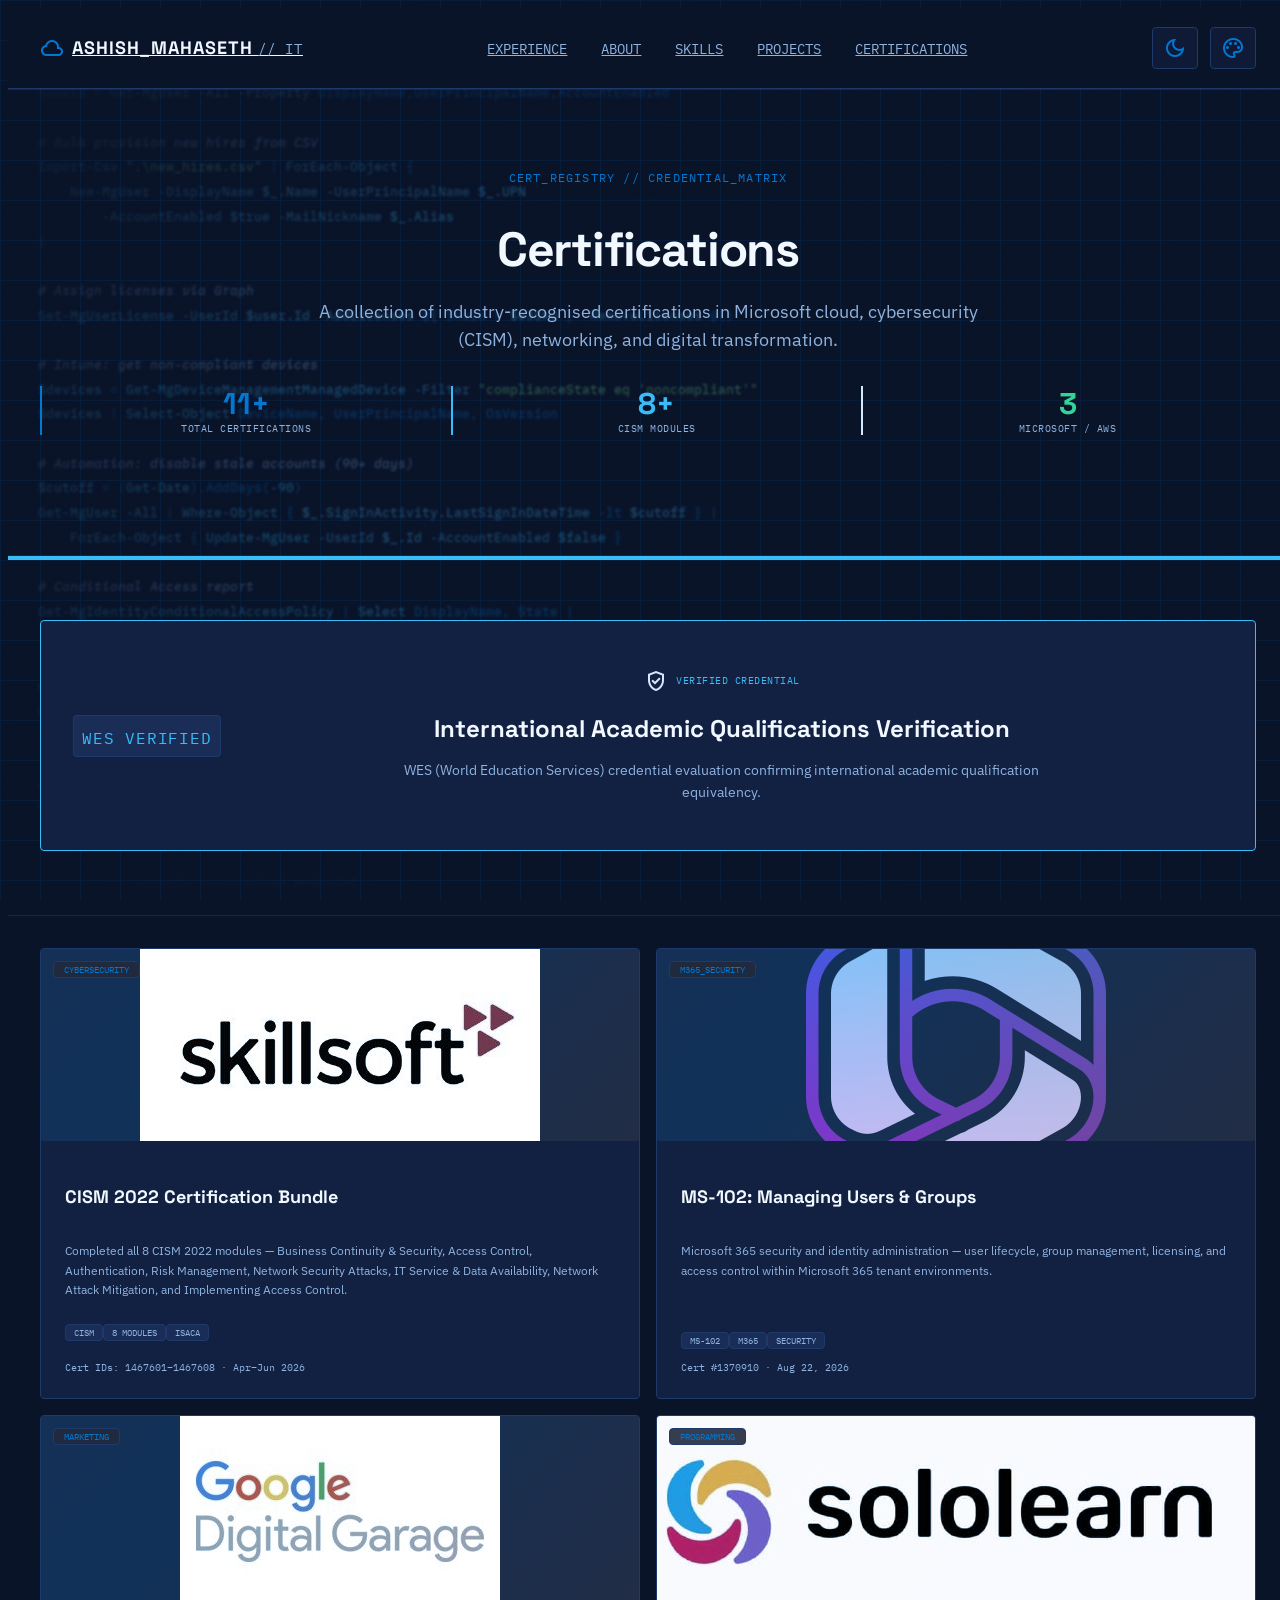
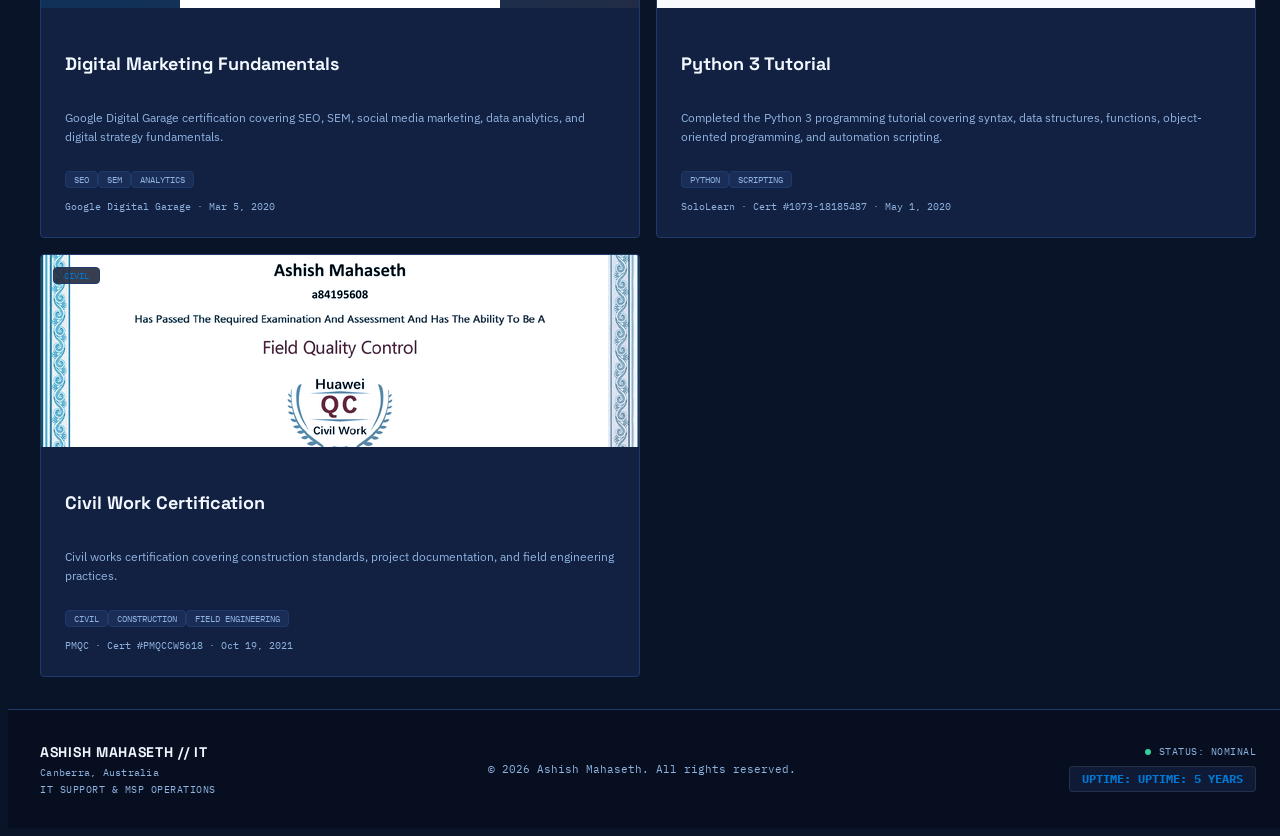
<file: certifications/index.html>
<!DOCTYPE html>
<html lang="en" class="dark scroll-smooth">
<head>
  <meta charset="UTF-8" />
  <meta name="viewport" content="width=device-width, initial-scale=1" />
  <title>Certifications — Ashish Mahaseth</title>
  <link rel="icon" type="image/svg+xml" href="../favicon.svg">
  <meta name="description" content="Certifications — Ashish Mahaseth // IT Support Engineer &amp; MSP Specialist" />

  <!-- Fonts -->
  <link rel="preconnect" href="https://fonts.googleapis.com" />
  <link rel="preconnect" href="https://fonts.gstatic.com" crossorigin />
  <link href="https://fonts.googleapis.com/css2?family=IBM+Plex+Mono:wght@400;500;600&family=IBM+Plex+Sans:wght@300;400;500;600;700&family=Space+Grotesk:wght@500;600;700&display=swap" rel="stylesheet" />

  <!-- Material Symbols / Boxicons -->
  <link href="https://fonts.googleapis.com/css2?family=Material+Symbols+Outlined:opsz,wght,FILL,GRAD@20..48,100..700,0..1,-50..200" rel="stylesheet" />
  <link href="https://unpkg.com/boxicons@2.1.4/css/boxicons.min.css" rel="stylesheet" />
  <link href="https://unpkg.com/aos@2.3.1/dist/aos.css" rel="stylesheet" />

  <link rel="stylesheet" href="../assets/css/styles.css?v=1785272000">
</head>
<body class="antialiased">

  <!-- Code / Terminal Background -->
  <div class="code-bg pointer-events-none" aria-hidden="true">
    <div class="code-bg-scroll" id="code-bg-scroll"></div>
    <div class="code-bg-vignette"></div>
  </div>

  <!-- Grid Overlay -->
  <div class="fixed inset-0 grid-bg pointer-events-none z-0"></div>

  <!-- Navigation -->
  <nav class="nav-bg sticky top-0 z-50" id="persistent-nav">
    <div class="max-w-7xl mx-auto px-4 sm:px-6 lg:px-8">
      <div class="flex justify-between items-center h-16 md:h-20">

        <!-- Logo -->
        <div class="flex-shrink-0 flex items-center space-x-2 z-10">
          <span class="material-symbols-outlined text-primary-container text-xl md:text-2xl">cloud</span>
          <a href="../index.html" class="font-display font-bold text-sm md:text-lg tracking-wider text-text-primary uppercase">
            ASHISH_MAHASETH <span class="text-text-muted font-normal text-xs md:text-sm font-mono-labels">// IT</span>
          </a>
        </div>

        <!-- Desktop nav links (center column) -->
        <div class="desktop-nav-links flex-1 justify-center items-center space-x-5 lg:space-x-8 mx-4">
          <a href="../index.html#experience" class="nav-link whitespace-nowrap">EXPERIENCE</a>
          <a href="../index.html#about" class="nav-link whitespace-nowrap">ABOUT</a>
          <a href="../index.html#skills" class="nav-link whitespace-nowrap">SKILLS</a>
          <a href="../index.html#projects" class="nav-link whitespace-nowrap">PROJECTS</a>
          <a href="index.html" class="nav-link whitespace-nowrap">CERTIFICATIONS</a>
        </div>

        <!-- Right controls -->
        <div class="flex items-center space-x-2 md:space-x-3 flex-shrink-0 z-10">
          <!-- Theme toggle -->
          <button id="theme-toggle" class="nav-control-btn" title="Toggle theme">
            <span class="material-symbols-outlined text-lg md:text-xl">light_mode</span>
          </button>

          <!-- Palette toggle -->
          <div class="palette-selector relative">
            <button id="palette-toggle" class="nav-control-btn" title="Cycle color palette">
              <span class="material-symbols-outlined text-lg md:text-xl">palette</span>
            </button>
            <div id="palette-dropdown" class="palette-dropdown hidden">
              <div class="palette-option active" data-palette="0">
                <span>Azure Cloud</span>
                <div class="palette-colors"><div class="color-dot" style="background:#0078d4"></div><div class="color-dot" style="background:#38bdf8"></div></div>
              </div>
              <div class="palette-option" data-palette="1">
                <span>AWS Nitro</span>
                <div class="palette-colors"><div class="color-dot" style="background:#ff9900"></div><div class="color-dot" style="background:#ffac4b"></div></div>
              </div>
              <div class="palette-option" data-palette="2">
                <span>Cloud Hybrid</span>
                <div class="palette-colors"><div class="color-dot" style="background:#06b6d4"></div><div class="color-dot" style="background:#a78bfa"></div></div>
              </div>
              <div class="palette-option" data-palette="3">
                <span>Terminal Green</span>
                <div class="palette-colors"><div class="color-dot" style="background:#22c55e"></div><div class="color-dot" style="background:#a3e635"></div></div>
              </div>
            </div>
          </div>

          <!-- Mobile menu button -->
          <button id="mobile-menu-button" class="nav-control-btn md:hidden" title="Menu">
            <span class="material-symbols-outlined text-xl">menu</span>
          </button>
        </div>
      </div>

      <!-- Mobile menu -->
      <div id="mobile-menu" class="md:hidden hidden border-t border-border-utility mx-4 rounded-b shadow-xl">
        <div class="px-4 py-3 space-y-1">
          <a href="../index.html#experience" class="block py-3 text-sm nav-link">EXPERIENCE</a>
          <a href="../index.html#about" class="block py-3 text-sm nav-link">ABOUT</a>
          <a href="../index.html#skills" class="block py-3 text-sm nav-link">SKILLS</a>
          <a href="../index.html#projects" class="block py-3 text-sm nav-link">PROJECTS</a>
          <a href="index.html" class="block py-3 text-sm nav-link">CERTIFICATIONS</a>
        </div>
      </div>
    </div>
  </nav>

  <main>

  <!-- Hero / Header -->
  <section class="relative z-10 max-w-7xl mx-auto px-4 sm:px-6 lg:px-8 py-12 md:py-20 border-t border-border-utility/40">
    <div class="text-center max-w-3xl mx-auto">
      <div class="text-xs font-mono-labels text-primary-container uppercase tracking-widest mb-2">CERT_REGISTRY // CREDENTIAL_MATRIX</div>
      <h1 class="font-display text-3xl sm:text-4xl md:text-5xl font-bold leading-tight tracking-tight text-text-primary mb-6">
        Certifications
      </h1>
      <p class="text-text-muted text-base md:text-lg leading-relaxed max-w-2xl mx-auto mb-8">
        A collection of industry-recognised certifications in Microsoft cloud, cybersecurity (CISM), networking, and digital transformation.
      </p>
      <div class="grid grid-cols-1 sm:grid-cols-3 gap-4 max-w-4xl mx-auto mb-10">
        <div class="border-l-2 border-primary-container pl-4 text-center sm:text-left">
          <div class="font-display text-2xl md:text-3xl font-bold text-primary-container">11+</div>
          <div class="text-[10px] font-mono-labels text-text-muted uppercase tracking-wider">Total Certifications</div>
        </div>
        <div class="border-l-2 border-secondary pl-4 text-center sm:text-left">
          <div class="font-display text-2xl md:text-3xl font-bold text-secondary">8+</div>
          <div class="text-[10px] font-mono-labels text-text-muted uppercase tracking-wider">CISM Modules</div>
        </div>
        <div class="border-l-2 border-emerald-500 pl-4 text-center sm:text-left">
          <div class="font-display text-2xl md:text-3xl font-bold text-emerald-400">3</div>
          <div class="text-[10px] font-mono-labels text-text-muted uppercase tracking-wider">Microsoft / AWS</div>
        </div>
      </div>
    </div>
  </section>

  <!-- WES Academic Credential Verification -->
  <section class="relative z-10 max-w-7xl mx-auto px-4 sm:px-6 lg:px-8 py-12 md:py-16 border-t border-border-utility/40">
    <div class="bg-surface-container border-2 border-secondary rounded overflow-hidden glow-card shadow-lg shadow-secondary/10">
      <div class="absolute top-0 left-0 right-0 h-1 bg-secondary"></div>
      <div class="p-6 md:p-8 flex flex-col md:flex-row items-center md:items-start space-y-4 md:space-y-0 md:space-x-6">
        <div class="flex-shrink-0 bg-surface-container-high border border-border-utility rounded p-2">
          <div data-iframe-width="150" data-iframe-height="290" data-share-badge-id="5645e6f7-1feb-41e7-9264-a58a65e81e6b" data-share-badge-host="https://www.credly.com"></div>
          <script type="text/javascript" async src="//cdn.credly.com/assets/utilities/embed.js"></script>
          <div class="text-center mt-1">
            <span class="text-[8px] font-mono-labels text-secondary uppercase tracking-wider">WES Verified</span>
          </div>
        </div>
        <div class="flex-1 min-w-0 text-center">
          <div class="flex items-center space-x-2 mb-2 justify-center">
            <span class="material-symbols-outlined text-warning text-lg">verified_user</span>
            <span class="text-[10px] font-mono-labels text-secondary uppercase tracking-wider">VERIFIED CREDENTIAL</span>
          </div>
          <h2 class="font-display font-bold text-text-primary text-xl md:text-2xl mb-2">
            International Academic Qualifications Verification
          </h2>
          <p class="text-text-muted text-sm leading-relaxed max-w-2xl mx-auto">
            WES (World Education Services) credential evaluation confirming international academic qualification equivalency.
          </p>
        </div>
      </div>
    </div>
  </section>

  <!-- Certifications Grid -->
  <section class="relative z-10 max-w-7xl mx-auto px-4 sm:px-6 lg:px-8 py-8 md:py-12 border-t border-border-utility/40">
    <div class="grid grid-cols-1 sm:grid-cols-2 lg:grid-cols-3 gap-4 md:gap-5 lg:gap-6">

      <!-- CISM Bundle -->
      <div class="bg-surface-container border border-border-utility rounded overflow-hidden glow-card flex flex-col">
        <div class="relative h-40 md:h-48 overflow-hidden project-image-container flex items-center justify-center bg-surface-container-high">
          <img src="../assets/img/certs/logos/google_digital_proper.png" alt="Skillsoft" class="max-w-[100px] max-h-[70px] object-contain filter brightness-125">
          <div class="absolute top-3 left-3 bg-surface-container-high/90 border border-border-utility px-2.5 py-0.5 rounded font-mono-labels text-[9px] text-primary-container uppercase z-10">cybersecurity</div>
        </div>
        <div class="p-5 md:p-6 space-y-3 flex flex-col flex-1">
          <h3 class="font-display font-bold text-base md:text-lg text-text-primary">CISM 2022 Certification Bundle</h3>
          <p class="text-text-muted text-xs leading-relaxed flex-1">
            Completed all 8 CISM 2022 modules — Business Continuity & Security, Access Control, Authentication, Risk Management, Network Security Attacks, IT Service & Data Availability, Network Attack Mitigation, and Implementing Access Control.
          </p>
          <div class="flex flex-wrap gap-1.5 mb-2">
            <span class="px-2 py-0.5 bg-surface-container-high border border-border-utility rounded font-mono-labels text-[9px] text-text-muted uppercase">CISM</span>
            <span class="px-2 py-0.5 bg-surface-container-high border border-border-utility rounded font-mono-labels text-[9px] text-text-muted uppercase">8 Modules</span>
            <span class="px-2 py-0.5 bg-surface-container-high border border-border-utility rounded font-mono-labels text-[9px] text-text-muted uppercase">ISACA</span>
          </div>
          <div class="text-[10px] font-mono-labels text-text-muted mt-auto">Cert IDs: 1467601–1467608 · Apr–Jun 2026</div>
        </div>
      </div>

      <!-- MS-102 -->
      <div class="bg-surface-container border border-border-utility rounded overflow-hidden glow-card flex flex-col">
        <div class="relative h-40 md:h-48 overflow-hidden project-image-container flex items-center justify-center bg-surface-container-high">
          <img src="../assets/img/certs/logos/m365.png" alt="Microsoft 365" class="max-w-[90px] max-h-[90px] object-contain">
          <div class="absolute top-3 left-3 bg-surface-container-high/90 border border-border-utility px-2.5 py-0.5 rounded font-mono-labels text-[9px] text-primary-container uppercase z-10">m365_security</div>
        </div>
        <div class="p-5 md:p-6 space-y-3 flex flex-col flex-1">
          <h3 class="font-display font-bold text-base md:text-lg text-text-primary">MS-102: Managing Users &amp; Groups</h3>
          <p class="text-text-muted text-xs leading-relaxed flex-1">
            Microsoft 365 security and identity administration — user lifecycle, group management, licensing, and access control within Microsoft 365 tenant environments.
          </p>
          <div class="flex flex-wrap gap-1.5">
            <span class="px-2 py-0.5 bg-surface-container-high border border-border-utility rounded font-mono-labels text-[9px] text-text-muted uppercase">MS-102</span>
            <span class="px-2 py-0.5 bg-surface-container-high border border-border-utility rounded font-mono-labels text-[9px] text-text-muted uppercase">M365</span>
            <span class="px-2 py-0.5 bg-surface-container-high border border-border-utility rounded font-mono-labels text-[9px] text-text-muted uppercase">Security</span>
          </div>
          <div class="text-[10px] font-mono-labels text-text-muted mt-auto">Cert #1370910 · Aug 22, 2026</div>
        </div>
      </div>

      <!-- Digital Marketing -->
      <div class="bg-surface-container border border-border-utility rounded overflow-hidden glow-card flex flex-col">
        <div class="relative h-40 md:h-48 overflow-hidden project-image-container flex items-center justify-center bg-surface-container-high">
          <img src="../assets/img/certs/logos/skillsoft_proper.png" alt="Skillsoft" class="max-w-[110px] max-h-[60px] object-contain filter brightness-125">
          <div class="absolute top-3 left-3 bg-surface-container-high/90 border border-border-utility px-2.5 py-0.5 rounded font-mono-labels text-[9px] text-primary-container uppercase z-10">marketing</div>
        </div>
        <div class="p-5 md:p-6 space-y-3 flex flex-col flex-1">
          <h3 class="font-display font-bold text-base md:text-lg text-text-primary">Digital Marketing Fundamentals</h3>
          <p class="text-text-muted text-xs leading-relaxed flex-1">
            Google Digital Garage certification covering SEO, SEM, social media marketing, data analytics, and digital strategy fundamentals.
          </p>
          <div class="flex flex-wrap gap-1.5">
            <span class="px-2 py-0.5 bg-surface-container-high border border-border-utility rounded font-mono-labels text-[9px] text-text-muted uppercase">SEO</span>
            <span class="px-2 py-0.5 bg-surface-container-high border border-border-utility rounded font-mono-labels text-[9px] text-text-muted uppercase">SEM</span>
            <span class="px-2 py-0.5 bg-surface-container-high border border-border-utility rounded font-mono-labels text-[9px] text-text-muted uppercase">Analytics</span>
          </div>
          <div class="text-[10px] font-mono-labels text-text-muted mt-auto">Google Digital Garage · Mar 5, 2020</div>
        </div>
      </div>

      <!-- Python -->
      <div class="bg-surface-container border border-border-utility rounded overflow-hidden glow-card flex flex-col">
        <div class="relative h-40 md:h-48 overflow-hidden project-image-container flex items-center justify-center bg-surface-container-high">
          <img src="../assets/img/certs/logos/python.png" alt="Python" class="max-w-[100px] max-h-[70px] object-contain">
          <div class="absolute top-3 left-3 bg-surface-container-high/90 border border-border-utility px-2.5 py-0.5 rounded font-mono-labels text-[9px] text-primary-container uppercase z-10">programming</div>
        </div>
        <div class="p-5 md:p-6 space-y-3 flex flex-col flex-1">
          <h3 class="font-display font-bold text-base md:text-lg text-text-primary">Python 3 Tutorial</h3>
          <p class="text-text-muted text-xs leading-relaxed flex-1">
            Completed the Python 3 programming tutorial covering syntax, data structures, functions, object-oriented programming, and automation scripting.
          </p>
          <div class="flex flex-wrap gap-1.5">
            <span class="px-2 py-0.5 bg-surface-container-high border border-border-utility rounded font-mono-labels text-[9px] text-text-muted uppercase">Python</span>
            <span class="px-2 py-0.5 bg-surface-container-high border border-border-utility rounded font-mono-labels text-[9px] text-text-muted uppercase">Scripting</span>
          </div>
          <div class="text-[10px] font-mono-labels text-text-muted mt-auto">SoloLearn · Cert #1073-18185487 · May 1, 2020</div>
        </div>
      </div>

      <!-- Civil Work -->
      <div class="bg-surface-container border border-border-utility rounded overflow-hidden glow-card flex flex-col">
        <div class="relative h-40 md:h-48 overflow-hidden project-image-container flex items-center justify-center bg-surface-container-high">
          <img src="../assets/img/certs/civil_work.png" alt="Civil Work Certificate" class="max-w-[120px] max-h-[80px] object-contain">
          <div class="absolute top-3 left-3 bg-surface-container-high/90 border border-border-utility px-2.5 py-0.5 rounded font-mono-labels text-[9px] text-primary-container uppercase z-10">civil</div>
        </div>
        <div class="p-5 md:p-6 space-y-3 flex flex-col flex-1">
          <h3 class="font-display font-bold text-base md:text-lg text-text-primary">Civil Work Certification</h3>
          <p class="text-text-muted text-xs leading-relaxed flex-1">
            Civil works certification covering construction standards, project documentation, and field engineering practices.
          </p>
          <div class="flex flex-wrap gap-1.5">
            <span class="px-2 py-0.5 bg-surface-container-high border border-border-utility rounded font-mono-labels text-[9px] text-text-muted uppercase">Civil</span>
            <span class="px-2 py-0.5 bg-surface-container-high border border-border-utility rounded font-mono-labels text-[9px] text-text-muted uppercase">Construction</span>
            <span class="px-2 py-0.5 bg-surface-container-high border border-border-utility rounded font-mono-labels text-[9px] text-text-muted uppercase">Field Engineering</span>
          </div>
          <div class="text-[10px] font-mono-labels text-text-muted mt-auto">PMQC · Cert #PMQCCW5618 · Oct 19, 2021</div>
        </div>
      </div>
    </div>
  </section>

  </main>

  <!-- Footer -->
  <footer class="relative z-10 border-t border-border-utility bg-surface-container-lowest">
    <div class="max-w-7xl mx-auto px-4 sm:px-6 lg:px-8 py-6 md:py-8">
      <div class="flex flex-col md:flex-row justify-between items-center text-center md:text-left gap-3 md:gap-4">
        <div>
          <div class="font-display text-sm font-bold text-text-primary tracking-wider uppercase">ASHISH MAHASETH // IT</div>
          <div class="text-[10px] text-text-muted tracking-wide mt-1">Canberra, Australia</div>
          <div class="text-[10px] font-mono-labels text-text-muted tracking-wider mt-1 uppercase">IT Support &amp; MSP Operations</div>
        </div>
        <div class="text-[11px] text-text-muted">
          © 2026 Ashish Mahaseth. All rights reserved.
        </div>
        <div class="flex flex-col items-center md:items-end space-y-2">
          <div class="text-[10px] font-mono-labels text-text-muted flex items-center space-x-2">
            <span class="w-1.5 h-1.5 rounded-full bg-emerald-400 animate-pulse"></span>
            <span class="uppercase tracking-wider">STATUS: NOMINAL</span>
          </div>
          <div class="font-mono-labels text-xs text-primary-container font-bold bg-surface-container-low px-3 py-1 rounded border border-border-utility/60">
            UPTIME: <span id="footer-uptime-ticker">--</span>
          </div>
        </div>
      </div>
    </div>
  </footer>

  <script src="https://unpkg.com/aos@2.3.1/dist/aos.js"></script>
  <script src="../assets/js/main.js?v=1785272000"></script>
</body>
</html>
</file>
<file: assets/css/styles.css>
@import url('https://fonts.googleapis.com/css2?family=IBM+Plex+Mono:wght@400;500;600&family=IBM+Plex+Sans:wght@300;400;500;600;700&family=Space+Grotesk:wght@500;600;700&display=swap');



/* ============================================================
   LIGHT THEME PALETTES
   ============================================================ */

/* Palette 1 – AWS Nitro (Light) */
:root.light-theme[data-palette="1"] {
    --surface-dim: #fff8f0;
    --background: #fff8f0;
    --surface-container: #ffffff;
    --surface-container-low: #fff1e0;
    --surface-container-lowest: #ffe6cc;
    --surface-container-high: #fffaf5;
    --surface-container-highest: #ffd9a8;
    --surface-bright: #ffffff;
    --primary: #cc7a00;
    --primary-container: #ff9900;
    --secondary: #b45309;
    --border-utility: #ffd9a8;
    --text-primary: #1c0f00;
    --text-muted: #9a5b12;
    --on-surface: #431f05;
    --on-primary: #ffffff;
    --grid-color: #cc7a00;
    --grid-opacity: 0.12;
    --shadow-color: 255, 153, 0;
}

/* Palette 2 – Cloud Hybrid (Light) */
:root.light-theme[data-palette="2"] {
    --surface-dim: #f0fbfb;
    --background: #f0fbfb;
    --surface-container: #ffffff;
    --surface-container-low: #e2f7f8;
    --surface-container-lowest: #d2f0f2;
    --surface-container-high: #f7fdfe;
    --surface-container-highest: #b6ecf0;
    --surface-bright: #ffffff;
    --primary: #0e7490;
    --primary-container: #06b6d4;
    --secondary: #7c3aed;
    --border-utility: #a5e9ef;
    --text-primary: #00363d;
    --text-muted: #0e7490;
    --on-surface: #06505c;
    --on-primary: #ffffff;
    --grid-color: #0e7490;
    --grid-opacity: 0.1;
    --shadow-color: 6, 182, 212;
}

/* Palette 3 – Terminal Green (Light) */
:root.light-theme[data-palette="3"] {
    --surface-dim: #f5fdf5;
    --background: #f5fdf5;
    --surface-container: #ffffff;
    --surface-container-low: #edfced;
    --surface-container-lowest: #e0f5e0;
    --surface-container-high: #f8fef8;
    --surface-container-highest: #bbf0bb;
    --surface-bright: #ffffff;
    --primary: #15803d;
    --primary-container: #22c55e;
    --secondary: #65a30d;
    --border-utility: #86efac;
    --text-primary: #052e16;
    --text-muted: #166534;
    --on-surface: #14532d;
    --on-primary: #ffffff;
    --grid-color: #15803d;
    --grid-opacity: 0.1;
    --shadow-color: 21, 128, 61;
}

/* ============================================================
   THEME SYSTEM – CSS Variables for Theming
   ============================================================ */

/* Default Theme – Azure Cloud (Palette 0) */
:root {
    --surface-dim: #0a1429;
    --background: #0a1429;
    --surface-container: #122041;
    --surface-container-low: #0e1a36;
    --surface-container-lowest: #060e20;
    --surface-container-high: #1a2d57;
    --surface-container-highest: #22376b;
    --surface-bright: #2b4784;
    --primary: #4cc2ff;
    --primary-container: #0078d4;
    --secondary: #38bdf8;
    --border-utility: #1e3a6b;
    --text-primary: #f2f8ff;
    --text-muted: #8fb3e0;
    --on-surface: #d6e8ff;
    --on-primary: #ffffff;
    --grid-color: #0078d4;
    --grid-opacity: 0.1;
    --shadow-color: 0, 120, 212;
}

:root.light-theme {
    --surface-dim: #f8fafc;
    --background: #f8fafc;
    --surface-container: #ffffff;
    --surface-container-low: #f1f5f9;
    --surface-container-lowest: #e2e8f0;
    --surface-container-high: #f8fafc;
    --surface-container-highest: #cbd5e1;
    --surface-bright: #ffffff;
    --primary: #0284c7;
    --primary-container: #0ea5e9;
    --secondary: #d97706;
    --border-utility: #cbd5e1;
    --text-primary: #0f172a;
    --text-muted: #475569;
    --on-surface: #1e293b;
    --on-primary: #ffffff;
    --grid-color: #94a3b8;
    --grid-opacity: 0.18;
    --shadow-color: 14, 165, 233;
}

/* Palette 1 – AWS Nitro */
[data-palette="1"] {
    --surface-dim: #1a0f02;
    --background: #1a0f02;
    --surface-container: #2b1a06;
    --surface-container-low: #211405;
    --surface-container-lowest: #0d0701;
    --surface-container-high: #3a2410;
    --surface-container-highest: #4d3015;
    --surface-bright: #5c3a1c;
    --primary: #ffac4b;
    --primary-container: #ff9900;
    --secondary: #ffb84d;
    --border-utility: #4d3015;
    --text-primary: #fff8f0;
    --text-muted: #d6a877;
    --on-surface: #ffe6c7;
    --on-primary: #1a0f02;
    --grid-color: #ff9900;
    --grid-opacity: 0.1;
    --shadow-color: 255, 153, 0;
}

/* Palette 2 – Cloud Hybrid (Multi-cloud Teal/Violet) */
[data-palette="2"] {
    --surface-dim: #0a0f1a;
    --background: #0a0f1a;
    --surface-container: #111a2e;
    --surface-container-low: #0d1525;
    --surface-container-lowest: #05080f;
    --surface-container-high: #18263f;
    --surface-container-highest: #213350;
    --surface-bright: #2c4063;
    --primary: #2dd4bf;
    --primary-container: #06b6d4;
    --secondary: #a78bfa;
    --border-utility: #1f3354;
    --text-primary: #ecfdfb;
    --text-muted: #7fa8b8;
    --on-surface: #c7f5ef;
    --on-primary: #04181a;
    --grid-color: #06b6d4;
    --grid-opacity: 0.1;
    --shadow-color: 6, 182, 212;
}

/* Palette 3 – Terminal Green */
[data-palette="3"] {
    --surface-dim: #050505;
    --background: #050505;
    --surface-container: #0e120f;
    --surface-container-low: #080a08;
    --surface-container-lowest: #000000;
    --surface-container-high: #141a15;
    --surface-container-highest: #1a221c;
    --surface-bright: #222e25;
    --primary: #4ade80;
    --primary-container: #22c55e;
    --secondary: #a3e635;
    --border-utility: #15291b;
    --text-primary: #ecfdf5;
    --text-muted: #6b7280;
    --on-surface: #d1fae5;
    --on-primary: #022c22;
    --grid-color: #22c55e;
    --grid-opacity: 0.07;
    --shadow-color: 34, 197, 94;
}

/* ============================================================
   BASE & RESET
   ============================================================ */

html { overflow-x: hidden; width: 100%; }
html.scroll-smooth { scroll-behavior: smooth; }
.hidden { display: none !important; }

body {
    background-color: var(--surface-dim);
    color: var(--on-surface);
    font-family: 'IBM Plex Sans', sans-serif;
    transition: background-color 0.3s ease, color 0.3s ease;
    overflow-x: hidden;
    width: 100%;
    min-height: 100vh;
    position: relative;
}

body.antialiased {
    -webkit-font-smoothing: antialiased;
    -moz-osx-font-smoothing: grayscale;
}

/* Ensure page content sits above the code/grid background layers */
main,
nav,
footer,
#back-to-top {
    position: relative;
    z-index: 1;
}
nav#persistent-nav { z-index: 50; }

h1, h2, h3, h4, h5, h6 {
    font-family: 'Space Grotesk', sans-serif;
    color: var(--text-primary);
}

.font-mono-labels {
    font-family: 'IBM Plex Mono', monospace;
}

/* ============================================================
   RESPONSIVE UTILITIES
   ============================================================ */

@media (min-width: 640px) {
    .sm\:block { display: block !important; }
    .sm\:flex { display: flex !important; }
    .sm\:grid { display: grid !important; }
    .sm\:grid-cols-2 { grid-template-columns: repeat(2, 1fr) !important; }
    .sm\:grid-cols-3 { grid-template-columns: repeat(3, 1fr) !important; }
    .sm\:flex-row { flex-direction: row !important; }
    .sm\:items-center { align-items: center !important; }
}

@media (min-width: 768px) {
    .md\:hidden { display: none !important; }
    .md\:flex { display: flex !important; }
    .md\:block { display: block !important; }
    .md\:grid { display: grid !important; }
    .md\:grid-cols-2 { grid-template-columns: repeat(2, 1fr) !important; }
    .md\:grid-cols-12 { grid-template-columns: repeat(12, 1fr) !important; }
    .md\:col-span-4 { grid-column: span 4 !important; }
    .md\:col-span-5 { grid-column: span 5 !important; }
    .md\:col-span-7 { grid-column: span 7 !important; }
    .md\:col-span-8 { grid-column: span 8 !important; }
    .md\:order-1 { order: 1; }
    .md\:order-2 { order: 2; }
}

@media (min-width: 1024px) {
    .lg\:col-span-5 { grid-column: span 5 !important; }
    .lg\:col-span-7 { grid-column: span 7 !important; }
    .lg\:grid-cols-12 { grid-template-columns: repeat(12, 1fr) !important; }
}

/* ============================================================
   CODE / TERMINAL BACKGROUND
   ============================================================ */

.code-bg {
    position: fixed;
    inset: 0;
    z-index: 0;
    overflow: hidden;
    pointer-events: none;
    background: var(--background);
}

.code-bg-scroll {
    position: absolute;
    top: 0;
    left: 0;
    width: 100%;
    padding: 2rem 3vw;
    font-family: 'IBM Plex Mono', 'Courier New', monospace;
    font-size: 13px;
    line-height: 1.9;
    white-space: pre;
    color: var(--primary-container);
    /* Slight blur to avoid visual clutter */
    filter: blur(1.2px);
    opacity: 0.38;
    animation: code-scroll 28s linear infinite;
    will-change: transform;
    text-shadow: 0 0 8px rgba(var(--shadow-color), 0.35);
}

.code-bg-scroll .cl-key { color: var(--primary); opacity: 0.9; }
.code-bg-scroll .cl-cmd { color: var(--secondary); }
.code-bg-scroll .cl-str { color: #7ee787; }
.code-bg-scroll .cl-com { color: var(--text-muted); font-style: italic; }
.code-bg-scroll .cl-var { color: var(--primary); }
.code-bg-scroll .cl-num { color: var(--secondary); }

@keyframes code-scroll {
    0%   { transform: translateY(0); }
    100% { transform: translateY(-50%); }
}

/* Vignette to fade edges so text stays readable */
.code-bg-vignette {
    position: absolute;
    inset: 0;
    background:
        radial-gradient(ellipse at center, transparent 0%, transparent 40%, var(--background) 92%),
        linear-gradient(to bottom, var(--background) 0%, transparent 8%, transparent 92%, var(--background) 100%);
    pointer-events: none;
}

/* Respect reduced-motion preference */
@media (prefers-reduced-motion: reduce) {
    .code-bg-scroll { animation: none; }
}

/* Light theme: use dark, saturated code colors so it's clearly visible on light backgrounds */
:root.light-theme .code-bg-scroll {
    opacity: 0.45;
    filter: blur(1px);
    color: #0f4c81;
    text-shadow: none;
}
:root.light-theme .code-bg-scroll .cl-key { color: #7c3aed; opacity: 1; }   /* keywords - purple */
:root.light-theme .code-bg-scroll .cl-cmd { color: #b91c1c; }               /* cmdlets - red */
:root.light-theme .code-bg-scroll .cl-str { color: #15803d; }               /* strings - dark green */
:root.light-theme .code-bg-scroll .cl-com { color: #64748b; }               /* comments - slate */
:root.light-theme .code-bg-scroll .cl-var { color: #0369a1; }               /* variables - dark blue */
:root.light-theme .code-bg-scroll .cl-num { color: #c2410c; }               /* numbers - orange */

/* Desktop centered nav links */
.desktop-nav-links {
    display: none;
}
@media (min-width: 768px) {
    .desktop-nav-links {
        display: flex;
    }
}
.whitespace-nowrap { white-space: nowrap; }

/* ============================================================
   GRID OVERLAY BACKGROUND
   ============================================================ */

.grid-bg {
    background-image:
        linear-gradient(to right, var(--grid-color) 1px, transparent 1px),
        linear-gradient(to bottom, var(--grid-color) 1px, transparent 1px);
    background-size: 40px 40px;
    opacity: var(--grid-opacity);
    transition: background-image 0.3s ease, opacity 0.3s ease;
}

/* ============================================================
   NAVIGATION
   ============================================================ */

.nav-bg {
    background-color: var(--surface-dim);
    border-bottom: 1px solid var(--border-utility);
    backdrop-filter: blur(12px);
    transition: background-color 0.3s ease, border-color 0.3s ease;
}

.nav-link {
    font-family: 'IBM Plex Mono', monospace;
    font-size: 0.9rem;
    color: var(--text-muted) !important;
    padding: 0.5rem 1rem;
    border: 1px solid transparent;
    border-radius: 4px;
    transition: all 0.2s ease;
    text-transform: uppercase;
}

.nav-link:hover {
    color: var(--text-primary) !important;
    background-color: var(--surface-container-low);
    border-color: var(--border-utility);
    transform: translateY(-1px);
}

.nav-link.active {
    color: var(--primary-container) !important;
    background-color: var(--surface-container-high);
    border-color: var(--primary-container);
}

#persistent-nav {
    position: sticky !important;
    top: 0 !important;
    z-index: 99999 !important;
    pointer-events: auto !important;
    opacity: 1 !important;
    display: block !important;
    visibility: visible !important;
}

/* ============================================================
   MOBILE MENU
   ============================================================ */

#mobile-menu {
    background-color: var(--surface-dim) !important;
    border: 1px solid var(--border-utility);
}

#mobile-menu a {
    color: var(--text-muted) !important;
    font-family: 'IBM Plex Mono', monospace;
    display: block;
    margin: 0.25rem 0;
    padding: 12px 16px;
    border-radius: 4px;
    transition: all 0.25s ease;
}

#mobile-menu a:hover {
    background-color: var(--surface-container-low);
    color: var(--text-primary) !important;
    transform: translateX(4px);
}

/* ============================================================
   BUTTONS
   ============================================================ */

.btn-primary {
    background-color: var(--primary-container);
    color: var(--on-primary);
    font-family: 'IBM Plex Mono', monospace;
    text-transform: uppercase;
    font-size: 0.85rem;
    font-weight: 600;
    letter-spacing: 0.05em;
    border: 1px solid var(--primary-container);
    transition: all 0.3s ease;
    cursor: pointer;
}

.btn-primary:hover {
    background-color: var(--primary);
    border-color: var(--primary);
    box-shadow: 0 0 15px rgba(var(--shadow-color), 0.35);
    transform: translateY(-1.5px);
}

.btn-secondary {
    background-color: var(--surface-container);
    color: var(--primary-container);
    font-family: 'IBM Plex Mono', monospace;
    text-transform: uppercase;
    font-size: 0.85rem;
    font-weight: 500;
    letter-spacing: 0.05em;
    border: 1px solid var(--border-utility);
    transition: all 0.3s ease;
    cursor: pointer;
}

.btn-secondary:hover {
    background-color: var(--surface-container-high);
    border-color: var(--primary-container);
    color: var(--text-primary);
    transform: translateY(-1.5px);
}

/* ============================================================
   GLASS / GLOW CARDS
   ============================================================ */

.glow-card {
    background-color: var(--surface-container);
    border: 1px solid var(--border-utility);
    transition: all 0.3s cubic-bezier(0.4, 0, 0.2, 1);
}

.glow-card:hover {
    box-shadow: 0 0 20px 0 rgba(var(--shadow-color), 0.22);
    border-color: var(--primary-container) !important;
    transform: translateY(-3px);
}

.glass {
    background-color: rgba(var(--shadow-color), 0.04);
    backdrop-filter: blur(12px);
    -webkit-backdrop-filter: blur(12px);
}

/* ============================================================
   PULSE NODE (Timeline)
   ============================================================ */

.pulse-node {
    animation: pulse-glow 2s infinite;
}

@keyframes pulse-glow {
    0%   { box-shadow: 0 0 0 0 rgba(var(--shadow-color), 0.55); }
    70%  { box-shadow: 0 0 0 10px rgba(var(--shadow-color), 0); }
    100% { box-shadow: 0 0 0 0 rgba(var(--shadow-color), 0); }
}

/* ============================================================
   ORBITING RINGS
   ============================================================ */

.orbiting-ring {
    border: 1px dashed var(--border-utility);
    animation: rotate 20s linear infinite;
}

@keyframes rotate {
    0%   { transform: rotate(0deg); }
    100% { transform: rotate(360deg); }
}

/* ============================================================
   PROGRESS BARS
   ============================================================ */

.progress-bar-container {
    width: 100%;
    background-color: var(--surface-container-lowest);
    border: 1px solid var(--border-utility);
    border-radius: 3px;
    padding: 3px;
    overflow: hidden;
}

.progress-bar-fill {
    height: 12px;
    background: linear-gradient(90deg, var(--primary-container), var(--primary));
    border-radius: 1.5px;
    transition: width 1.2s cubic-bezier(0.1, 0.8, 0.25, 1);
    width: 0%;
}

/* ============================================================
   FORM INPUTS
   ============================================================ */

.form-input {
    background-color: var(--surface-container-low) !important;
    border: 1px solid var(--border-utility) !important;
    color: var(--text-primary) !important;
    transition: all 0.25s ease;
    font-family: 'IBM Plex Sans', sans-serif;
    caret-color: var(--primary-container);
}

.form-input::placeholder {
    color: var(--text-muted);
    opacity: 0.55;
}

.form-input:-webkit-autofill,
.form-input:-webkit-autofill:hover,
.form-input:-webkit-autofill:focus,
.form-input:-webkit-autofill:active {
    -webkit-box-shadow: 0 0 0 30px var(--surface-container-low) inset !important;
    -webkit-text-fill-color: var(--text-primary) !important;
    caret-color: var(--primary-container) !important;
    transition: background-color 5000s ease-in-out 0s;
}

.form-input:focus {
    border-color: var(--primary-container) !important;
    box-shadow: 0 0 10px 0 rgba(var(--shadow-color), 0.2);
    background-color: var(--surface-container-high) !important;
    color: var(--text-primary) !important;
    outline: none;
}

/* ============================================================
   THEME / PALETTE / MOBILE TOGGLE BUTTONS
   ============================================================ */

#theme-toggle,
#palette-toggle,
#mobile-menu-button {
    background-color: var(--surface-container-low) !important;
    border: 1px solid var(--border-utility) !important;
    color: var(--primary-container) !important;
    cursor: pointer;
    transition: all 0.2s ease;
}

#theme-toggle:hover,
#palette-toggle:hover,
#mobile-menu-button:hover {
    background-color: var(--surface-container-high) !important;
    border-color: var(--primary-container) !important;
    color: var(--text-primary) !important;
    transform: translateY(-1px);
}

/* ============================================================
   PALETTE DROPDOWN
   ============================================================ */

.palette-selector { position: relative; }

.palette-dropdown {
    position: absolute;
    top: 100%;
    right: 0;
    margin-top: 8px;
    background: var(--surface-container-high);
    border: 1px solid var(--border-utility);
    border-radius: 6px;
    box-shadow: 0 10px 25px rgba(0, 0, 0, 0.2);
    padding: 8px;
    z-index: 1000;
    min-width: 210px;
}

.palette-option {
    display: flex;
    align-items: center;
    justify-content: space-between;
    padding: 8px 12px;
    border-radius: 4px;
    cursor: pointer;
    transition: all 0.2s ease;
    margin-bottom: 4px;
    font-family: 'IBM Plex Mono', monospace;
    font-size: 0.75rem;
    color: var(--text-muted);
}

.palette-option:hover {
    background: var(--surface-container);
    color: var(--text-primary);
}

.palette-option.active {
    background: rgba(var(--shadow-color), 0.1);
    border: 1px solid var(--primary-container);
    color: var(--primary-container);
}

.palette-colors {
    display: flex;
    gap: 4px;
    margin-left: 8px;
}

.color-dot {
    width: 10px;
    height: 10px;
    border-radius: 50%;
    border: 1px solid rgba(255, 255, 255, 0.2);
}

/* ============================================================
   DIAGNOSTIC METRICS STATUS INDICATORS
   ============================================================ */

.status-indicator {
    font-family: 'IBM Plex Mono', monospace;
    font-size: 0.7rem;
    font-weight: 600;
    text-transform: uppercase;
    letter-spacing: 0.08em;
    padding: 2px 6px;
    border-radius: 3px;
    line-height: 1.4;
}

.status-ok {
    color: #4ade80;
    background: rgba(74, 222, 128, 0.08);
    border: 1px solid rgba(74, 222, 128, 0.25);
}

.status-passed {
    color: #4ade80;
    background: rgba(74, 222, 128, 0.08);
    border: 1px solid rgba(74, 222, 128, 0.25);
}

.status-ready {
    color: #4ade80;
    background: rgba(74, 222, 128, 0.08);
    border: 1px solid rgba(74, 222, 128, 0.25);
}

.status-uptime {
    color: #4ade80;
    background: rgba(74, 222, 128, 0.08);
    border: 1px solid rgba(74, 222, 128, 0.25);
}

/* ============================================================
   TERMINAL-STYLE CONTACT BUTTON
   ============================================================ */

#nav-contact-terminal {
    font-family: 'IBM Plex Mono', monospace;
    font-size: 0.6875rem;
    letter-spacing: 0.08em;
    text-transform: none;
}

#nav-contact-terminal.terminal-active {
    background-color: var(--surface-container-high) !important;
    border-color: var(--primary-container) !important;
    color: var(--text-primary) !important;
    box-shadow: 0 0 10px rgba(var(--shadow-color), 0.2);
}

/* ============================================================
   TERMINAL CURSOR
   ============================================================ */

.terminal-cursor {
    animation: terminal-blink 1s step-end infinite;
    color: var(--primary-container);
}

@keyframes terminal-blink {
    from, to { opacity: 1; }
    50%      { opacity: 0; }
}

/* ============================================================
   BLOCKQUOTE – Leadership Protocol
   ============================================================ */

blockquote {
    border-left: 2px solid var(--primary-container);
    padding-left: 1rem;
    padding-top: 0.25rem;
    padding-bottom: 0.25rem;
    margin: 0;
    font-style: italic;
    font-family: 'IBM Plex Mono', monospace;
    font-size: 0.75rem;
    line-height: 1.6;
    color: var(--text-primary);
    background: rgba(var(--shadow-color), 0.03);
    border-radius: 0 4px 4px 0;
}

blockquote::before {
    content: '';
    display: inline-block;
    width: 0;
    height: 0;
}

/* ============================================================
   UPTIME COUNTER (Footer)
   ============================================================ */

.uptime-counter {
    font-family: 'IBM Plex Mono', monospace;
    font-size: 0.5625rem;
    color: var(--text-muted);
    opacity: 0.75;
    letter-spacing: 0.1em;
    display: inline-flex;
    align-items: center;
    gap: 6px;
}

.uptime-counter .uptime-dot {
    width: 6px;
    height: 6px;
    border-radius: 50%;
    background-color: #4ade80;
    animation: uptime-pulse 2s ease-in-out infinite;
}

@keyframes uptime-pulse {
    0%, 100% { opacity: 1; }
    50%      { opacity: 0.4; }
}

/* ============================================================
   PROJECT IMAGES
   ============================================================ */

.project-image-container {
    position: relative;
    width: 100%;
    height: 100%;
    background-color: var(--surface-container-lowest);
    overflow: hidden;
}

.project-image-themed {
    filter: grayscale(100%) contrast(1.1) brightness(0.85);
    mix-blend-mode: luminosity;
    transition: all 0.4s cubic-bezier(0.4, 0, 0.2, 1);
}

.project-image-container::after {
    content: '';
    position: absolute;
    inset: 0;
    background: linear-gradient(135deg, rgba(56, 189, 248, 0.2), rgba(11, 19, 38, 0.75));
    mix-blend-mode: color;
    pointer-events: none;
    transition: all 0.4s cubic-bezier(0.4, 0, 0.2, 1);
}

.glow-card:hover .project-image-themed {
    filter: grayscale(20%) contrast(1.15) brightness(0.95);
    mix-blend-mode: normal;
}

.glow-card:hover .project-image-container::after {
    background: linear-gradient(135deg, rgba(56, 189, 248, 0.05), rgba(11, 19, 38, 0.35));
}

/* ============================================================
   WARNING BADGE
   ============================================================ */

.warning-badge {
    border: 1px solid var(--secondary);
    background-color: rgba(255, 198, 64, 0.06);
    color: var(--secondary);
    font-family: 'IBM Plex Mono', monospace;
    text-transform: uppercase;
}

/* ============================================================
   TECH TAGS / CHIPS
   ============================================================ */

.tech-tag {
    display: inline-block;
    padding: 2px 8px;
    background: var(--primary-container);
    color: var(--primary-container);
    border: 1px solid var(--primary-container);
    border-radius: 3px;
    font-family: 'IBM Plex Mono', monospace;
    font-size: 0.5625rem;
    text-transform: uppercase;
    letter-spacing: 0.05em;
    opacity: 0.85;
    transition: all 0.2s ease;
}

.tech-tag:hover {
    opacity: 1;
    background: rgba(var(--shadow-color), 0.15);
}

/* ============================================================
   ENTRY / SCROLL ANIMATION
   ============================================================ */

.entry-animate {
    opacity: 0;
    transform: translateY(30px);
    transition: opacity 0.8s ease, transform 0.8s ease;
}

.entry-animate.visible {
    opacity: 1;
    transform: translateY(0);
}

/* ============================================================
   BACK TO TOP BUTTON
   ============================================================ */

#back-to-top {
    position: fixed !important;
    bottom: 24px;
    right: 24px;
    z-index: 99998 !important;
    width: 44px;
    height: 44px;
    border-radius: 4px;
    border: 1px solid var(--border-utility);
    background-color: var(--surface-container);
    color: var(--primary-container);
    display: flex;
    align-items: center;
    justify-content: center;
    cursor: pointer;
    opacity: 0;
    pointer-events: none;
    transition: all 0.3s ease;
}

#back-to-top:hover {
    background-color: var(--surface-container-high);
    border-color: var(--primary-container);
    color: var(--text-primary);
    transform: translateY(-2px);
    box-shadow: 0 0 10px rgba(var(--shadow-color), 0.2);
}

/* ============================================================
   SECTION GUARDS
   ============================================================ */

section[id] {
    position: relative;
    z-index: 10;
}

/* ============================================================
   SELECTION HIGHLIGHTING
   ============================================================ */

::selection {
    background-color: rgba(var(--shadow-color), 0.3);
    color: var(--text-primary);
}

::-moz-selection {
    background-color: rgba(var(--shadow-color), 0.3);
    color: var(--text-primary);
}

/* ============================================================
   SCROLLBAR STYLING
   ============================================================ */

::-webkit-scrollbar {
    width: 8px;
    height: 8px;
}

::-webkit-scrollbar-track {
    background: var(--surface-container-lowest);
}

::-webkit-scrollbar-thumb {
    background: var(--border-utility);
    border-radius: 4px;
}

::-webkit-scrollbar-thumb:hover {
    background: var(--primary-container);
}

/* ============================================================
   DARK MODE TOGGLE ICON VISIBILITY
   ============================================================ */

html.dark .dark\:hidden { display: none !important; }
html:not(.dark) .dark\:block { display: none !important; }
html:not(.dark) .dark\:hidden { display: inline !important; }

/* ============================================================
   INLINE & ORDER UTILITIES
   ============================================================ */

.inline-flex { display: inline-flex; }
.order-1 { order: 1; }
.order-2 { order: 2; }

/* ============================================================
   FOOTER
   ============================================================ */

footer {
    font-family: 'IBM Plex Mono', monospace;
}

/* ============================================================
   MOBILE FIXES
   ============================================================ */

@media (max-width: 767px) {
    h1 { font-size: 1.75rem !important; line-height: 1.2 !important; }
    h2 { font-size: 1.5rem !important; }

    .nav-bg { backdrop-filter: blur(8px); }

    /* Fix mobile menu */
    #mobile-menu {
        max-height: calc(100vh - 80px);
        overflow-y: auto;
    }

    /* Fix timeline on mobile */
    .border-l.space-y-8 > div,
    .border-l.space-y-12 > div {
        padding-left: 1rem !important;
    }

    /* Fix about 3-col stat grid on very small screens */
    @media (max-width: 480px) {
        .sm\:grid-cols-3 {
            grid-template-columns: 1fr !important;
        }
    }

    /* Fix experience cards */
    .glow-card .flex-col {
        gap: 0.5rem;
    }

    /* Fix project images */
    .project-image-container {
        height: 10rem !important;
    }

    /* Fix contact form spacing */
    form.space-y-5 > div {
        margin-bottom: 0.5rem;
    }

    /* Fix footer stacking */
    footer .flex-col {
        text-align: center;
    }
}

/* ============================================================
   ADDITIONAL ANIMATIONS
   ============================================================ */

@keyframes fadeInUp {
    from {
        opacity: 0;
        transform: translateY(20px);
    }
    to {
        opacity: 1;
        transform: translateY(0);
    }
}

@keyframes slideInRight {
    from {
        opacity: 0;
        transform: translateX(30px);
    }
    to {
        opacity: 1;
        transform: translateX(0);
    }
}

@keyframes glowPulse {
    0%, 100% {
        box-shadow: 0 0 5px rgba(var(--shadow-color), 0.1);
    }
    50% {
        box-shadow: 0 0 20px rgba(var(--shadow-color), 0.25);
    }
}

/* ============================================================
   FOCUS VISIBLE (Accessibility)
   ============================================================ */

:focus-visible {
    outline: 2px solid var(--primary-container);
    outline-offset: 2px;
    border-radius: 2px;
}

/* ============================================================
   PRINT STYLES
   ============================================================ */

@media print {
    body {
        background: #fff !important;
        color: #000 !important;
    }

    .grid-bg,
    .orbiting-ring,
    #back-to-top,
    #persistent-nav,
    .glow-card:hover {
        display: none !important;
        transform: none !important;
        box-shadow: none !important;
    }
}

/* ============================================================
   TAILWIND-STYLE UTILITY CLASSES
   ============================================================ */

/* Layout */
.fixed { position: fixed; }
.sticky { position: sticky; }
.relative { position: relative; }
.absolute { position: absolute; }
.inset-0 { top: 0; right: 0; bottom: 0; left: 0; }
.top-0 { top: 0; }
.top-3 { top: 0.75rem; }
.top-4 { top: 1rem; }
.left-0 { left: 0; }
.left-3 { left: 0.75rem; }
.right-0 { right: 0; }
.-left-\[6px\] { left: -6px; }

/* Display */
.block { display: block; }
.inline { display: inline; }
.hidden { display: none !important; }
.flex { display: flex; }
.grid { display: grid; }
.inline-flex { display: inline-flex; }

/* Flex */
.flex-col { flex-direction: column; }
.flex-row { flex-direction: row; }
.flex-wrap { flex-wrap: wrap; }
.flex-shrink-0 { flex-shrink: 0; }
.flex-1 { flex: 1 1 0%; }
.justify-between { justify-content: space-between; }
.justify-center { justify-content: center; }
.items-center { align-items: center; }
.items-start { align-items: flex-start; }
.items-end { align-items: flex-end; }
.self-start { align-self: flex-start; }
.self-auto { align-self: auto; }

/* Grid */
.grid-cols-1 { grid-template-columns: repeat(1, minmax(0, 1fr)); }
.grid-cols-2 { grid-template-columns: repeat(2, minmax(0, 1fr)); }
.grid-cols-3 { grid-template-columns: repeat(3, minmax(0, 1fr)); }
.grid-cols-4 { grid-template-columns: repeat(4, minmax(0, 1fr)); }

/* Spacing – Space between */
.space-x-1 > :not([hidden]) ~ :not([hidden]) { margin-left: 0.25rem; }
.space-x-2 > :not([hidden]) ~ :not([hidden]) { margin-left: 0.5rem; }
.space-x-3 > :not([hidden]) ~ :not([hidden]) { margin-left: 0.75rem; }
.space-x-4 > :not([hidden]) ~ :not([hidden]) { margin-left: 1rem; }
.space-y-1 > :not([hidden]) ~ :not([hidden]) { margin-top: 0.25rem; }
.space-y-2 > :not([hidden]) ~ :not([hidden]) { margin-top: 0.5rem; }
.space-y-3 > :not([hidden]) ~ :not([hidden]) { margin-top: 0.75rem; }
.space-y-4 > :not([hidden]) ~ :not([hidden]) { margin-top: 1rem; }
.space-y-5 > :not([hidden]) ~ :not([hidden]) { margin-top: 1.25rem; }
.space-y-8 > :not([hidden]) ~ :not([hidden]) { margin-top: 2rem; }

/* Gap */
.gap-2 { gap: 0.5rem; }
.gap-3 { gap: 0.75rem; }
.gap-4 { gap: 1rem; }
.gap-5 { gap: 1.25rem; }
.gap-6 { gap: 1.5rem; }
.gap-8 { gap: 2rem; }

/* Sizing – Width */
.w-1\.5 { width: 0.375rem; }
.w-2 { width: 0.5rem; }
.w-3 { width: 0.75rem; }
.w-5 { width: 1.25rem; }
.w-11 { width: 2.75rem; }
.w-16 { width: 4rem; }
.w-56 { width: 14rem; }
.w-full { width: 100%; }

/* Sizing – Height */
.h-1 { height: 0.25rem; }
.h-1\.5 { height: 0.375rem; }
.h-2 { height: 0.5rem; }
.h-3 { height: 0.75rem; }
.h-11 { height: 2.75rem; }
.h-16 { height: 4rem; }
.h-40 { height: 10rem; }
.h-56 { height: 14rem; }
.h-\[260px\] { height: 260px; }
.h-full { height: 100%; }

/* Padding */
.p-2 { padding: 0.5rem; }
.p-3 { padding: 0.75rem; }
.p-5 { padding: 1.25rem; }
.px-2 { padding-left: 0.5rem; padding-right: 0.5rem; }
.px-2\.5 { padding-left: 0.625rem; padding-right: 0.625rem; }
.px-3 { padding-left: 0.75rem; padding-right: 0.75rem; }
.px-4 { padding-left: 1rem; padding-right: 1rem; }
.px-5 { padding-left: 1.25rem; padding-right: 1.25rem; }
.px-6 { padding-left: 1.5rem; padding-right: 1.5rem; }
.py-0\.5 { padding-top: 0.125rem; padding-bottom: 0.125rem; }
.py-1 { padding-top: 0.25rem; padding-bottom: 0.25rem; }
.py-1\.5 { padding-top: 0.375rem; padding-bottom: 0.375rem; }
.py-2 { padding-top: 0.5rem; padding-bottom: 0.5rem; }
.py-3 { padding-top: 0.75rem; padding-bottom: 0.75rem; }
.py-3\.5 { padding-top: 0.875rem; padding-bottom: 0.875rem; }
.py-6 { padding-top: 1.5rem; padding-bottom: 1.5rem; }
.py-8 { padding-top: 2rem; padding-bottom: 2rem; }
.py-12 { padding-top: 3rem; padding-bottom: 3rem; }
.pl-4 { padding-left: 1rem; }
.pl-6 { padding-left: 1.5rem; }
.pt-2 { padding-top: 0.5rem; }
.pt-4 { padding-top: 1rem; }

/* Margin */
.mt-0\.5 { margin-top: 0.125rem; }
.mt-1 { margin-top: 0.25rem; }
.mt-2 { margin-top: 0.5rem; }
.mt-3 { margin-top: 0.75rem; }
.mt-4 { margin-top: 1rem; }
.mb-1 { margin-bottom: 0.25rem; }
.mb-2 { margin-bottom: 0.5rem; }
.mb-3 { margin-bottom: 0.75rem; }
.mb-4 { margin-bottom: 1rem; }
.mb-6 { margin-bottom: 1.5rem; }
.mb-8 { margin-bottom: 2rem; }
.mb-10 { margin-bottom: 2.5rem; }
.ml-2 { margin-left: 0.5rem; }
.mr-2 { margin-right: 0.5rem; }
.mx-4 { margin-left: 1rem; margin-right: 1rem; }
.mx-auto { margin-left: auto; margin-right: auto; }

/* Typography – Size */
.text-\[9px\] { font-size: 9px; }
.text-\[10px\] { font-size: 10px; }
.text-\[11px\] { font-size: 11px; }
.text-xs { font-size: 0.75rem; line-height: 1rem; }
.text-sm { font-size: 0.875rem; line-height: 1.25rem; }
.text-base { font-size: 1rem; line-height: 1.5rem; }
.text-lg { font-size: 1.125rem; line-height: 1.75rem; }
.text-xl { font-size: 1.25rem; line-height: 1.75rem; }
.text-2xl { font-size: 1.5rem; line-height: 2rem; }
.text-3xl { font-size: 1.875rem; line-height: 2.25rem; }
.text-5xl { font-size: 3rem; line-height: 1; }

/* Typography – Weight */
.font-light { font-weight: 300; }
.font-normal { font-weight: 400; }
.font-semibold { font-weight: 600; }
.font-bold { font-weight: 700; }

/* Typography – Leading */
.leading-tight { line-height: 1.25; }
.leading-relaxed { line-height: 1.625; }

/* Typography – Tracking */
.tracking-tight { letter-spacing: -0.025em; }
.tracking-wide { letter-spacing: 0.025em; }
.tracking-wider { letter-spacing: 0.05em; }
.tracking-widest { letter-spacing: 0.1em; }

/* Typography – Transform */
.uppercase { text-transform: uppercase; }
.italic { font-style: italic; }

/* Text Align */
.text-center { text-align: center; }
.text-left { text-align: left; }

/* Colors – Text */
.text-text-primary { color: var(--text-primary); }
.text-text-muted { color: var(--text-muted); }
.text-primary-container { color: var(--primary-container); }
.text-secondary { color: var(--secondary); }
.text-border-utility { color: var(--border-utility); }
.text-emerald-400 { color: #34d399; }

/* Colors – Background */
.bg-primary-container { background-color: var(--primary-container); }
.bg-primary-container\/5 { background-color: rgba(56, 189, 248, 0.05); }
.bg-secondary { background-color: var(--secondary); }
.bg-surface-container { background-color: var(--surface-container); }
.bg-surface-container-high { background-color: var(--surface-container-high); }
.bg-surface-container-high\/90 { background-color: rgba(34, 42, 61, 0.9); }
.bg-surface-container-low { background-color: var(--surface-container-low); }
.bg-surface-container-lowest { background-color: var(--surface-container-lowest); }
.bg-surface-dim { background-color: var(--surface-dim); }
.bg-emerald-400 { background-color: #34d399; }
.bg-emerald-500 { background-color: #10b981; }

/* Colors – Border */
.border { border-width: 1px; border-style: solid; }
.border-t { border-top-width: 1px; border-top-style: solid; }
.border-l { border-left-width: 1px; border-left-style: solid; }
.border-l-2 { border-left-width: 2px; border-left-style: solid; }
.border-l-4 { border-left-width: 4px; border-left-style: solid; }
.border-border-utility { border-color: var(--border-utility); }
.border-border-utility\/40 { border-color: rgba(51, 65, 85, 0.4); }
.border-border-utility\/60 { border-color: rgba(51, 65, 85, 0.6); }
.border-primary-container { border-color: var(--primary-container); }
.border-primary-container\/20 { border-color: rgba(56, 189, 248, 0.2); }
.border-primary-container\/30 { border-color: rgba(56, 189, 248, 0.3); }
.border-secondary { border-color: var(--secondary); }
.border-secondary\/10 { border-color: rgba(255, 198, 64, 0.1); }
.border-surface-dim { border-color: var(--surface-dim); }

/* Border Radius */
.rounded { border-radius: 0.25rem; }
.rounded-b { border-bottom-left-radius: 0.25rem; border-bottom-right-radius: 0.25rem; }
.rounded-r { border-top-right-radius: 0.25rem; border-bottom-right-radius: 0.25rem; }
.rounded-full { border-radius: 9999px; }

/* Shadow */
.shadow-xl { box-shadow: 0 20px 25px -5px rgba(0, 0, 0, 0.1), 0 8px 10px -6px rgba(0, 0, 0, 0.1); }
.shadow-2xl { box-shadow: 0 25px 50px -12px rgba(0, 0, 0, 0.25); }

/* Effects */
.blur-3xl { filter: blur(64px); }
.mix-blend-screen { mix-blend-mode: screen; }
.opacity-40 { opacity: 0.4; }
.opacity-60 { opacity: 0.6; }
.scale-105 { transform: scale(1.05); }
.scale-110 { transform: scale(1.1); }
.transition { transition-property: color, background-color, border-color, text-decoration-color, fill, stroke, opacity, box-shadow, transform, filter, backdrop-filter; transition-timing-function: cubic-bezier(0.4, 0, 0.2, 1); transition-duration: 150ms; }
.outline-none { outline: 2px solid transparent; outline-offset: 2px; }
.resize-none { resize: none; }
.pointer-events-none { pointer-events: none; }

/* Overflow */
.overflow-hidden { overflow: hidden; }

/* Object Fit */
.object-cover { object-fit: cover; }

/* Z-Index */
.z-0 { z-index: 0; }
.z-10 { z-index: 10; }
.z-50 { z-index: 50; }

/* Max Width */
.max-w-sm { max-width: 24rem; }
.max-w-2xl { max-width: 42rem; }
.max-w-5xl { max-width: 64rem; }
.max-w-7xl { max-width: 80rem; }

/* Min Height */
.min-h-screen { min-height: 100vh; }

/* Scroll */
.scroll-smooth { scroll-behavior: smooth; }

/* Font Display */
.font-display { font-family: 'Space Grotesk', sans-serif; }

/* Animate */
.animate-pulse { animation: pulse 2s cubic-bezier(0.4, 0, 0.6, 1) infinite; }
@keyframes pulse { 0%, 100% { opacity: 1; } 50% { opacity: 0.5; } }

/* Hover */
.hover\:text-primary-container:hover { color: var(--primary-container); }
.hover\:border-primary-container:hover { border-color: var(--primary-container); }
.hover\:underline:hover { text-decoration: underline; }

/* Responsive – sm (640px) */
@media (min-width: 640px) {
  .sm\:flex-row { flex-direction: row; }
  .sm\:grid-cols-2 { grid-template-columns: repeat(2, minmax(0, 1fr)); }
  .sm\:grid-cols-3 { grid-template-columns: repeat(3, minmax(0, 1fr)); }
  .sm\:grid-cols-4 { grid-template-columns: repeat(4, minmax(0, 1fr)); }
  .sm\:h-64 { height: 16rem; }
  .sm\:h-\[320px\] { height: 320px; }
  .sm\:items-center { align-items: center; }
  .sm\:px-6 { padding-left: 1.5rem; padding-right: 1.5rem; }
  .sm\:text-4xl { font-size: 2.25rem; line-height: 2.5rem; }
  .sm\:w-64 { width: 16rem; }
}

/* Responsive – md (768px) */
@media (min-width: 768px) {
  .md\:col-span-4 { grid-column: span 4 / span 4; }
  .md\:col-span-5 { grid-column: span 5 / span 5; }
  .md\:col-span-7 { grid-column: span 7 / span 7; }
  .md\:col-span-8 { grid-column: span 8 / span 8; }
  .md\:flex { display: flex; }
  .md\:flex-row { flex-direction: row; }
  .md\:hidden { display: none !important; }
  .md\:items-center { align-items: center; }
  .md\:items-end { align-items: flex-end; }
  .md\:grid-cols-2 { grid-template-columns: repeat(2, minmax(0, 1fr)); }
  .md\:grid-cols-12 { grid-template-columns: repeat(12, minmax(0, 1fr)); }
  .md\:gap-4 { gap: 1rem; }
  .md\:gap-6 { gap: 1.5rem; }
  .md\:gap-8 { gap: 2rem; }
  .md\:gap-10 { gap: 2.5rem; }
  .md\:h-3\.5 { height: 0.875rem; }
  .md\:h-12 { height: 3rem; }
  .md\:h-20 { height: 5rem; }
  .md\:h-48 { height: 12rem; }
  .md\:h-80 { height: 20rem; }
  .md\:h-\[500px\] { height: 500px; }
  .md\:mb-10 { margin-bottom: 2.5rem; }
  .md\:ml-8 { margin-left: 2rem; }
  .md\:order-1 { order: 1; }
  .md\:order-2 { order: 2; }
  .md\:p-2\.5 { padding: 0.625rem; }
  .md\:p-6 { padding: 1.5rem; }
  .md\:p-8 { padding: 2rem; }
  .md\:pl-8 { padding-left: 2rem; }
  .md\:px-6 { padding-left: 1.5rem; padding-right: 1.5rem; }
  .md\:py-8 { padding-top: 2rem; padding-bottom: 2rem; }
  .md\:py-16 { padding-top: 4rem; padding-bottom: 4rem; }
  .md\:py-20 { padding-top: 5rem; padding-bottom: 5rem; }
  .md\:py-3\.5 { padding-top: 0.875rem; padding-bottom: 0.875rem; }
  .md\:py-4 { padding-top: 1rem; padding-bottom: 1rem; }
  .md\:self-auto { align-self: auto; }
  .md\:space-x-3 > :not([hidden]) ~ :not([hidden]) { margin-left: 0.75rem; }
  .md\:space-y-6 > :not([hidden]) ~ :not([hidden]) { margin-top: 1.5rem; }
  .md\:space-y-12 > :not([hidden]) ~ :not([hidden]) { margin-top: 3rem; }
  .md\:text-xs { font-size: 0.75rem; line-height: 1rem; }
  .md\:text-sm { font-size: 0.875rem; line-height: 1.25rem; }
  .md\:text-base { font-size: 1rem; line-height: 1.5rem; }
  .md\:text-lg { font-size: 1.125rem; line-height: 1.75rem; }
  .md\:text-xl { font-size: 1.25rem; line-height: 1.75rem; }
  .md\:text-2xl { font-size: 1.5rem; line-height: 2rem; }
  .md\:text-3xl { font-size: 1.875rem; line-height: 2.25rem; }
  .md\:text-5xl { font-size: 3rem; line-height: 1; }
  .md\:text-left { text-align: left; }
  .md\:w-3\.5 { width: 0.875rem; }
  .md\:w-12 { width: 3rem; }
  .md\:w-80 { width: 20rem; }
}

/* Responsive – lg (1024px) */
@media (min-width: 1024px) {
  .lg\:col-span-5 { grid-column: span 5 / span 5; }
  .lg\:col-span-7 { grid-column: span 7 / span 7; }
  .lg\:grid-cols-3 { grid-template-columns: repeat(3, minmax(0, 1fr)); }
  .lg\:grid-cols-12 { grid-template-columns: repeat(12, minmax(0, 1fr)); }
  .lg\:h-96 { height: 24rem; }
  .lg\:px-8 { padding-left: 2rem; padding-right: 2rem; }
  .lg\:text-6xl { font-size: 3.75rem; line-height: 1; }
  .lg\:w-96 { width: 24rem; }
}

/* Dark mode hidden/block */
html.dark .dark\:hidden { display: none !important; }
html:not(.dark) .dark\:block { display: none !important; }
html:not(.dark) .dark\:hidden { display: inline !important; }

/* ============================================================
   MATERIAL SYMBOLS ICONS
   ============================================================ */
.material-symbols-outlined {
    font-family: 'Material Symbols Outlined';
    font-weight: normal;
    font-style: normal;
    font-size: 24px;
    line-height: 1;
    letter-spacing: normal;
    text-transform: none;
    display: inline-block;
    white-space: nowrap;
    word-wrap: normal;
    direction: ltr;
    -webkit-font-feature-settings: 'liga';
    -webkit-font-smoothing: antialiased;
}

/* ============================================================
   TYPING EFFECT
   ============================================================ */
.typing-cursor {
    animation: blink 1s step-end infinite;
    color: var(--primary-container);
    font-weight: 300;
}

@keyframes blink {
    0%, 100% { opacity: 1; }
    50% { opacity: 0; }
}

/* ============================================================
   NAV CONTROL BUTTONS (matching bibekmallik.com.np)
   ============================================================ */
.nav-control-btn {
    background-color: transparent;
    border: 1px solid var(--border-utility);
    border-radius: 4px;
    padding: 8px 10px;
    color: var(--primary-container);
    cursor: pointer;
    transition: all 0.2s ease;
    display: flex;
    align-items: center;
    justify-content: center;
}

.nav-control-btn:hover {
    background-color: var(--surface-container-high);
    border-color: var(--primary-container);
    color: var(--text-primary);
    transform: translateY(-1px);
}

/* Contact terminal button (matches bibekmallik.com.np exactly) */
.nav-contact-btn {
    font-family: 'IBM Plex Mono', monospace;
    font-size: 0.6875rem;
    letter-spacing: 0.08em;
    text-transform: none;
    background-color: var(--surface-container-high);
    border: 1px solid var(--border-utility);
    border-radius: 4px;
    padding: 8px 14px;
    color: var(--text-primary);
    cursor: pointer;
    transition: all 0.3s cubic-bezier(0.4, 0, 0.2, 1);
    display: inline-flex;
    align-items: center;
    gap: 6px;
    text-decoration: none;
}

.nav-contact-btn:hover {
    background-color: var(--primary-container);
    border-color: var(--primary-container);
    color: var(--on-primary);
    transform: translateY(-1px);
    box-shadow: 0 4px 12px rgba(var(--shadow-color), 0.3);
}

.nav-contact-btn-mobile {
    font-family: 'IBM Plex Mono', monospace;
    font-size: 0.75rem;
    color: var(--primary-container);
    padding: 0.75rem 0;
    display: block;
    text-decoration: none;
    transition: color 0.2s ease;
}

.nav-contact-btn-mobile:hover {
    color: var(--text-primary);
}

/* Palette dropdown position fix */
.palette-dropdown {
    position: absolute;
    top: 100%;
    right: 0;
    margin-top: 8px;
    z-index: 100;
}

/* ============================================================
   HIDDEN UNTIL LG (for contact button)
   ============================================================ */
.hidden-until-lg {
    display: none;
}

@media (min-width: 1024px) {
    .hidden-until-lg {
        display: inline-flex;
    }
}

/* ============================================================
   PROJECT CARDS - PERFECT GRID ALIGNMENT
   ============================================================ */
#projects .grid {
    grid-auto-rows: 1fr;
}

#projects .glow-card {
    display: flex;
    flex-direction: column;
    height: 100%;
}

#projects .glow-card > div:last-child {
    flex: 1;
    display: flex;
    flex-direction: column;
}

#projects .glow-card > div:last-child p {
    flex: 1;
}

#projects .glow-card > div:last-child .flex {
    margin-top: auto;
}

/* Fix: add md:grid-cols-3 */
@media (min-width: 768px) {
  .md\:grid-cols-3 { grid-template-columns: repeat(3, 1fr) !important; }
}

/* ============================================================
   RESPONSIVE PROJECT CARDS
   ============================================================ */
@media (max-width: 640px) {
    #projects .glow-card {
        min-height: auto;
    }
    #projects .glow-card > div:first-child {
        height: 120px;
    }
    #projects .glow-card .p-5 {
        padding: 1rem;
    }
    #projects .glow-card h3 {
        font-size: 0.9rem;
    }
    #projects .glow-card p {
        font-size: 0.7rem;
    }
}

@media (min-width: 641px) and (max-width: 1024px) {
    #projects .glow-card > div:first-child {
        height: 140px;
    }
}
</file>
